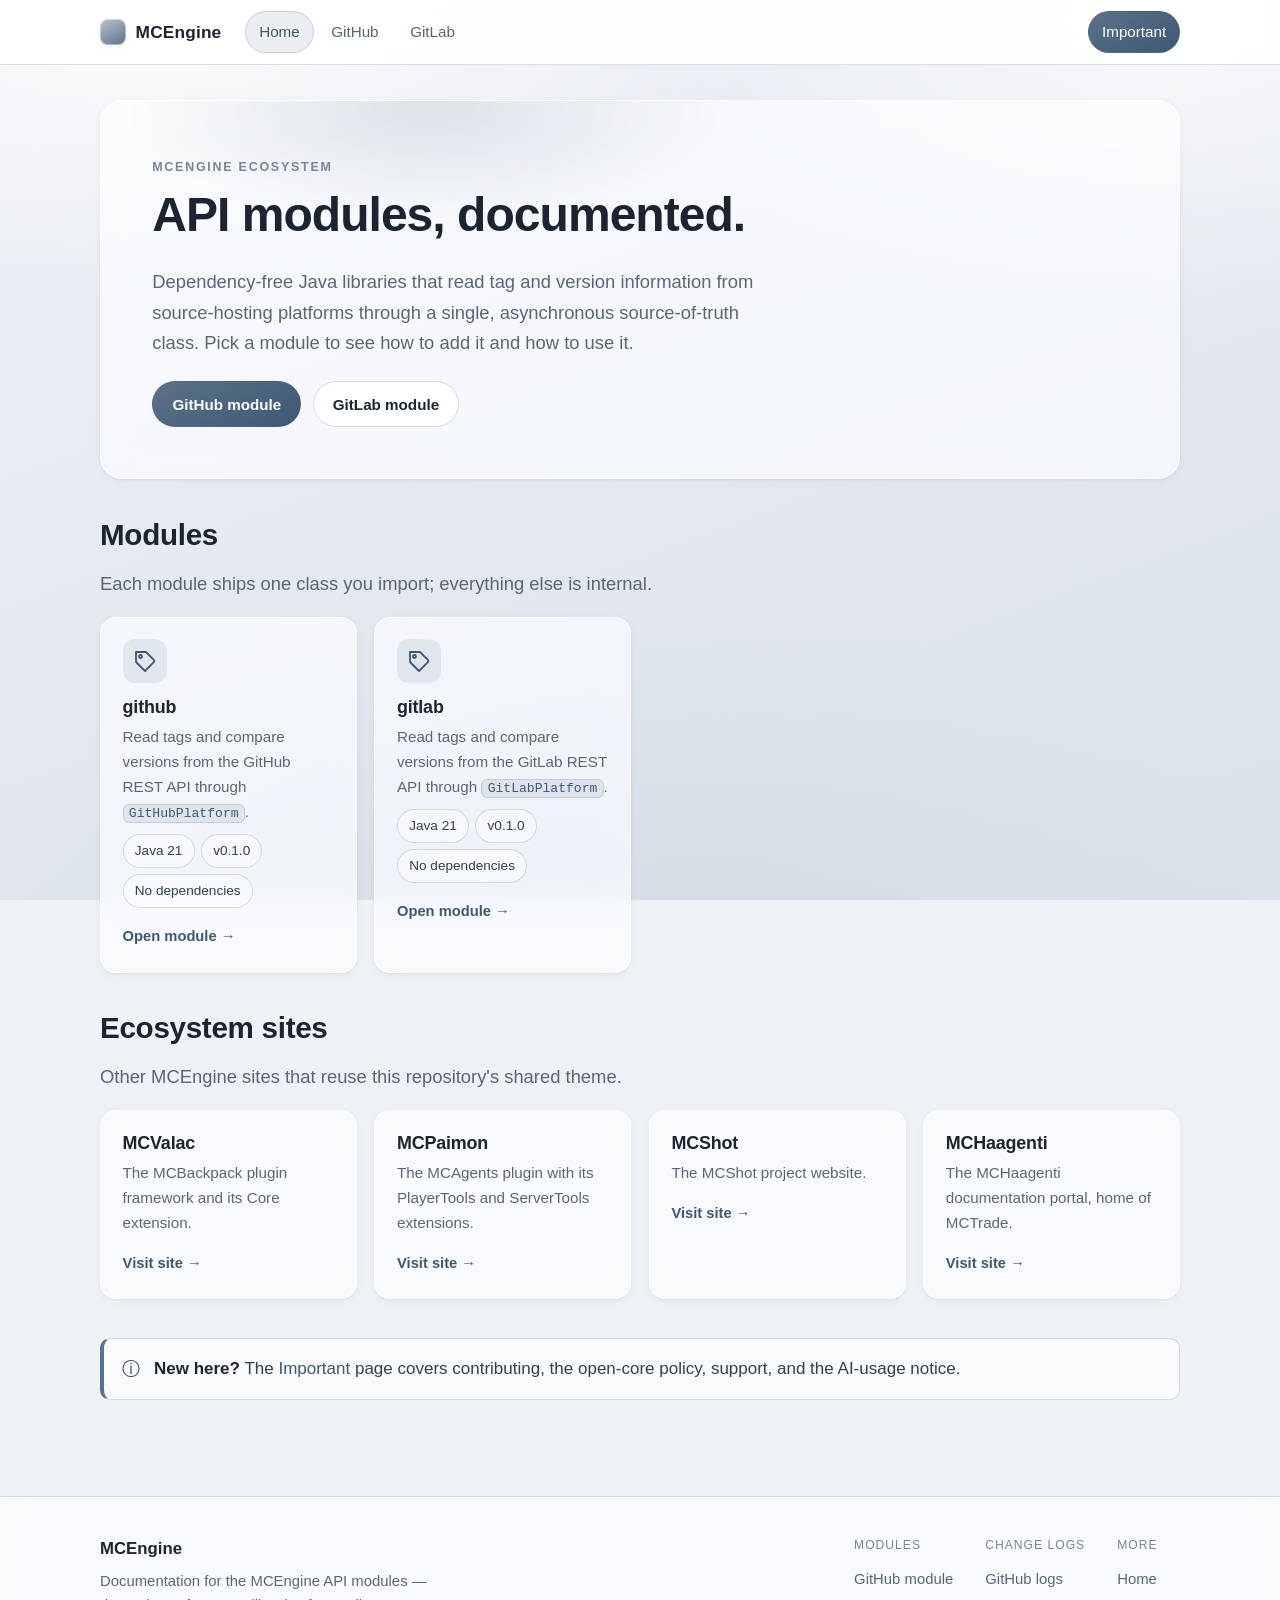
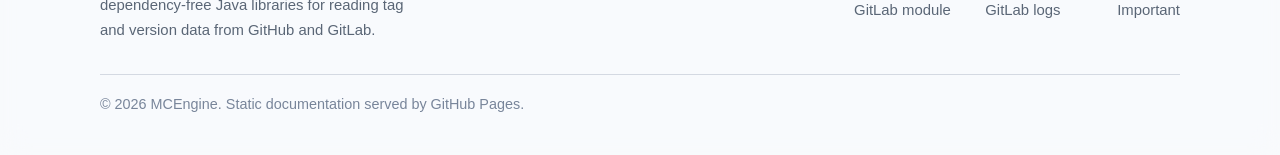
<file: docs/index.html>
<!DOCTYPE html>
<html lang="en">
<head>
  <meta charset="UTF-8">
  <meta name="viewport" content="width=device-width, initial-scale=1.0">
  <title>MCEngine — API modules documentation</title>
  <meta name="description" content="Documentation portal for the MCEngine API modules: dependency-free Java libraries that read tag and version data from GitHub and GitLab.">
  <script>
    window.SITE_ROOT = "";
    window.PAGE_SECTION = "home";
  </script>
  <link rel="stylesheet" href="css/main.css">
  <link rel="stylesheet" href="css/shared/layout.css">
  <link rel="stylesheet" href="css/shared/components.css">
  <link rel="stylesheet" href="css/home/home.css">
  <script src="js/site.js" defer></script>
</head>
<body>
  <div id="site-header"></div>

  <main class="container">
    <section class="hero">
      <span class="eyebrow">MCEngine ecosystem</span>
      <h1>API modules, documented.</h1>
      <p class="lead">Dependency-free Java libraries that read tag and version
        information from source-hosting platforms through a single, asynchronous
        source-of-truth class. Pick a module to see how to add it and how to use it.</p>
      <div class="btn-row" style="margin-top:1.4rem">
        <a class="btn btn--primary" href="github/index.html">GitHub module</a>
        <a class="btn" href="gitlab/index.html">GitLab module</a>
      </div>
    </section>

    <section class="home-section" aria-labelledby="modules-title">
      <div class="home-section__head">
        <h2 id="modules-title" class="section-title">Modules</h2>
        <p class="lead">Each module ships one class you import; everything else is internal.</p>
      </div>
      <div class="card-grid">
        <a class="card" href="github/index.html">
          <span class="card__icon" aria-hidden="true">
            <svg viewBox="0 0 24 24" fill="none" stroke="currentColor" stroke-width="1.8" stroke-linecap="round" stroke-linejoin="round">
              <path d="M20.59 13.41 12 22l-9-9V3h10l7.59 7.59a2 2 0 0 1 0 2.82Z"></path>
              <circle cx="7.5" cy="7.5" r="1.5"></circle>
            </svg>
          </span>
          <h3 class="card__title">github</h3>
          <p class="card__desc">Read tags and compare versions from the GitHub REST API through
            <code>GitHubPlatform</code>.</p>
          <div class="module-meta">
            <span class="chip">Java 21</span>
            <span class="chip">v0.1.0</span>
            <span class="chip">No dependencies</span>
          </div>
          <span class="card__more">Open module &rarr;</span>
        </a>

        <a class="card" href="gitlab/index.html">
          <span class="card__icon" aria-hidden="true">
            <svg viewBox="0 0 24 24" fill="none" stroke="currentColor" stroke-width="1.8" stroke-linecap="round" stroke-linejoin="round">
              <path d="M20.59 13.41 12 22l-9-9V3h10l7.59 7.59a2 2 0 0 1 0 2.82Z"></path>
              <circle cx="7.5" cy="7.5" r="1.5"></circle>
            </svg>
          </span>
          <h3 class="card__title">gitlab</h3>
          <p class="card__desc">Read tags and compare versions from the GitLab REST API through
            <code>GitLabPlatform</code>.</p>
          <div class="module-meta">
            <span class="chip">Java 21</span>
            <span class="chip">v0.1.0</span>
            <span class="chip">No dependencies</span>
          </div>
          <span class="card__more">Open module &rarr;</span>
        </a>
      </div>
    </section>

    <section class="home-section" aria-labelledby="ecosystem-title">
      <div class="home-section__head">
        <h2 id="ecosystem-title" class="section-title">Ecosystem sites</h2>
        <p class="lead">Other MCEngine sites that reuse this repository's shared theme.</p>
      </div>
      <div class="card-grid">
        <a class="card" href="https://mcvalac.github.io/" target="_blank" rel="noopener">
          <h3 class="card__title">MCValac</h3>
          <p class="card__desc">The MCBackpack plugin framework and its Core extension.</p>
          <span class="card__more">Visit site &rarr;</span>
        </a>
        <a class="card" href="https://mcpaimon.github.io/" target="_blank" rel="noopener">
          <h3 class="card__title">MCPaimon</h3>
          <p class="card__desc">The MCAgents plugin with its PlayerTools and ServerTools extensions.</p>
          <span class="card__more">Visit site &rarr;</span>
        </a>
        <a class="card" href="https://mcshot.github.io/" target="_blank" rel="noopener">
          <h3 class="card__title">MCShot</h3>
          <p class="card__desc">The MCShot project website.</p>
          <span class="card__more">Visit site &rarr;</span>
        </a>
        <a class="card" href="https://mchaagenti.github.io/" target="_blank" rel="noopener">
          <h3 class="card__title">MCHaagenti</h3>
          <p class="card__desc">The MCHaagenti documentation portal, home of MCTrade.</p>
          <span class="card__more">Visit site &rarr;</span>
        </a>
      </div>
    </section>

    <section class="home-section">
      <div class="callout callout--info">
        <span class="callout__icon" aria-hidden="true">&#9432;</span>
        <div class="callout__body">
          <p><strong>New here?</strong> The <a href="important/index.html">Important</a> page
            covers contributing, the open-core policy, support, and the AI-usage notice.</p>
        </div>
      </div>
    </section>
  </main>

  <div id="site-footer"></div>
</body>
</html>
</file>
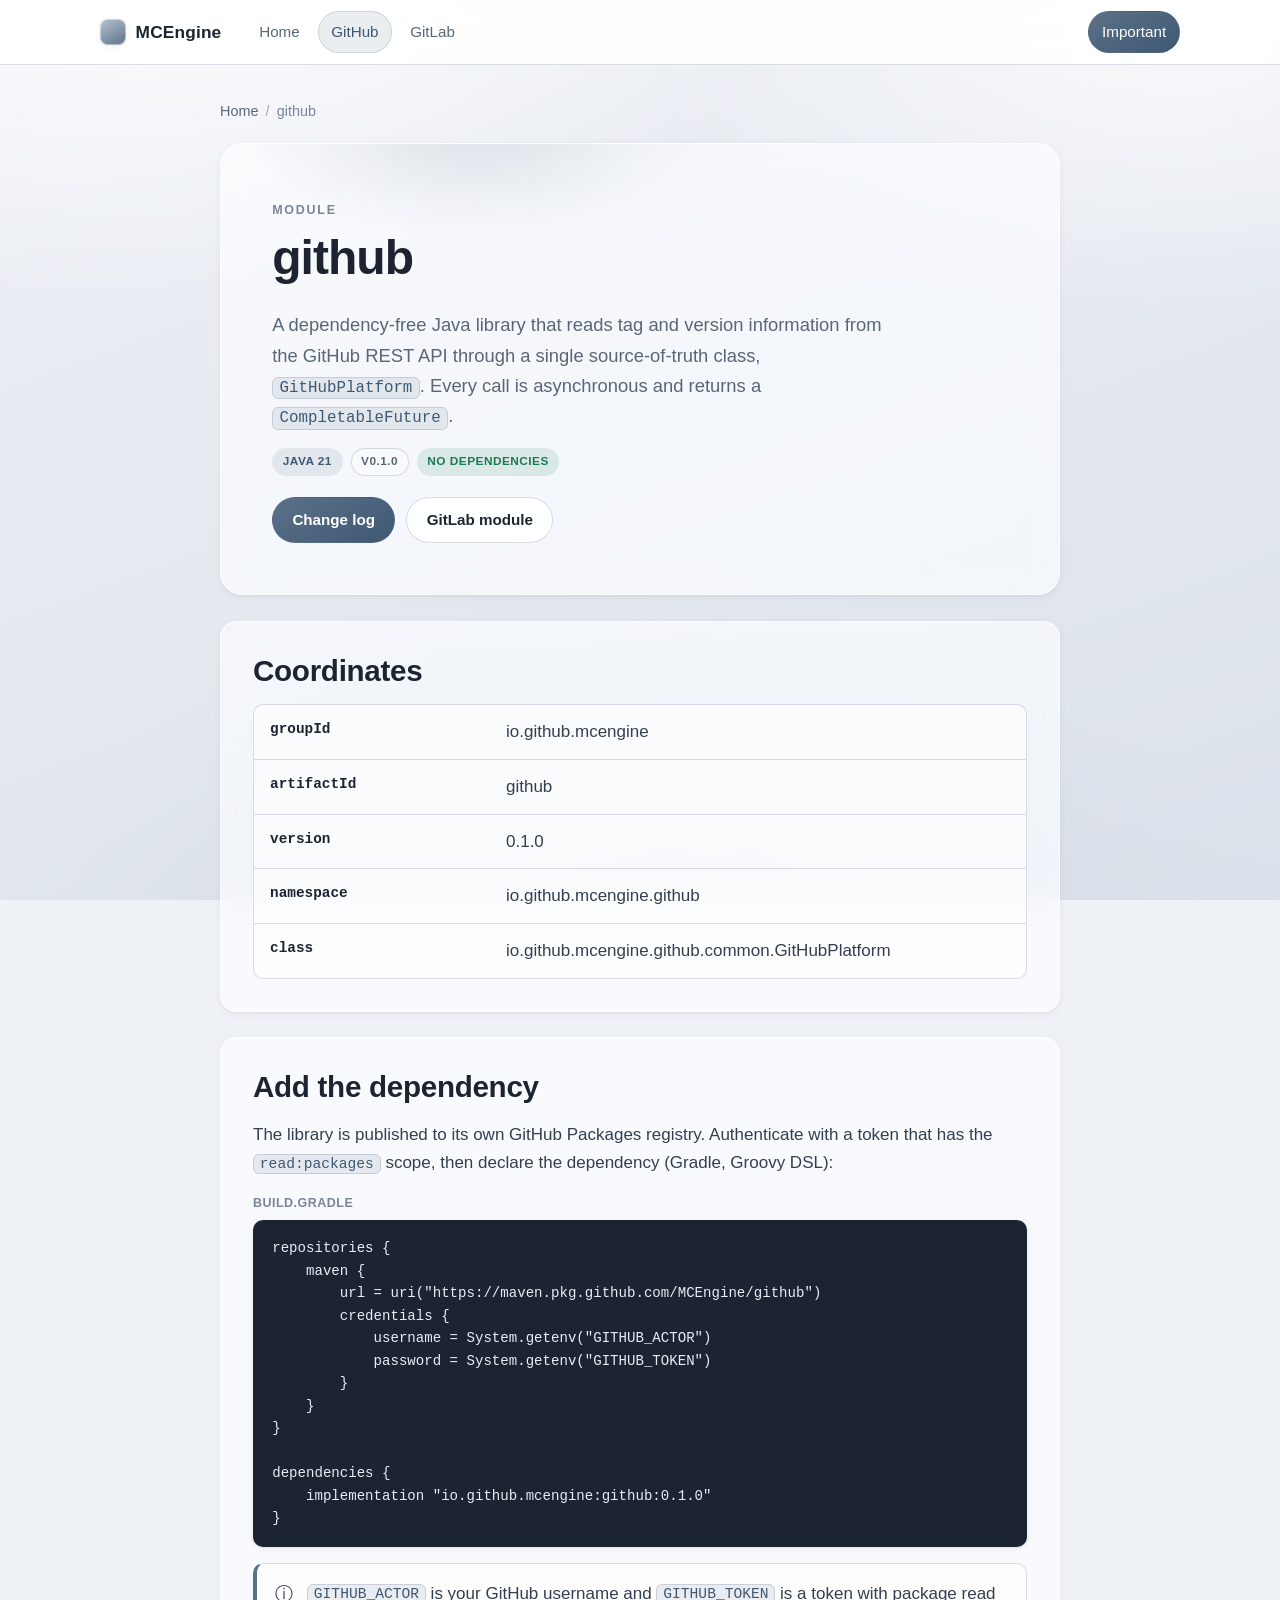
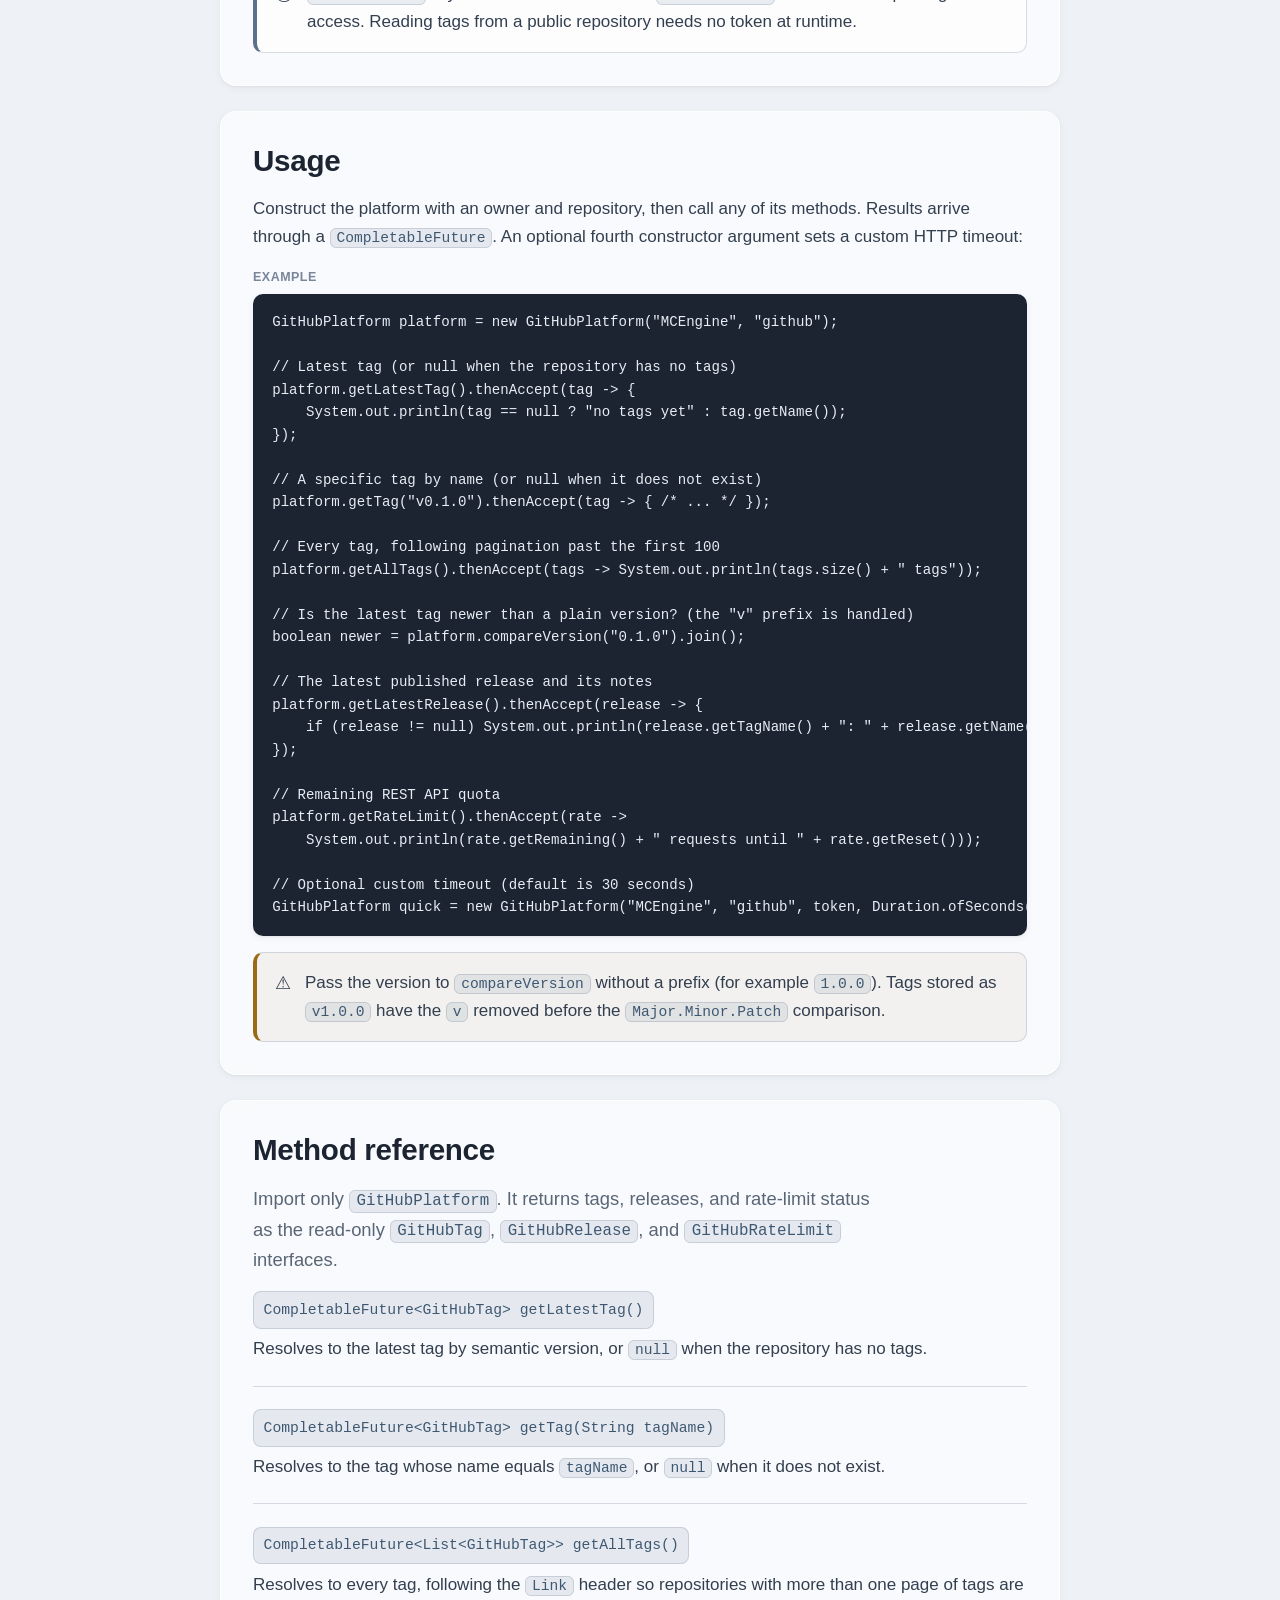
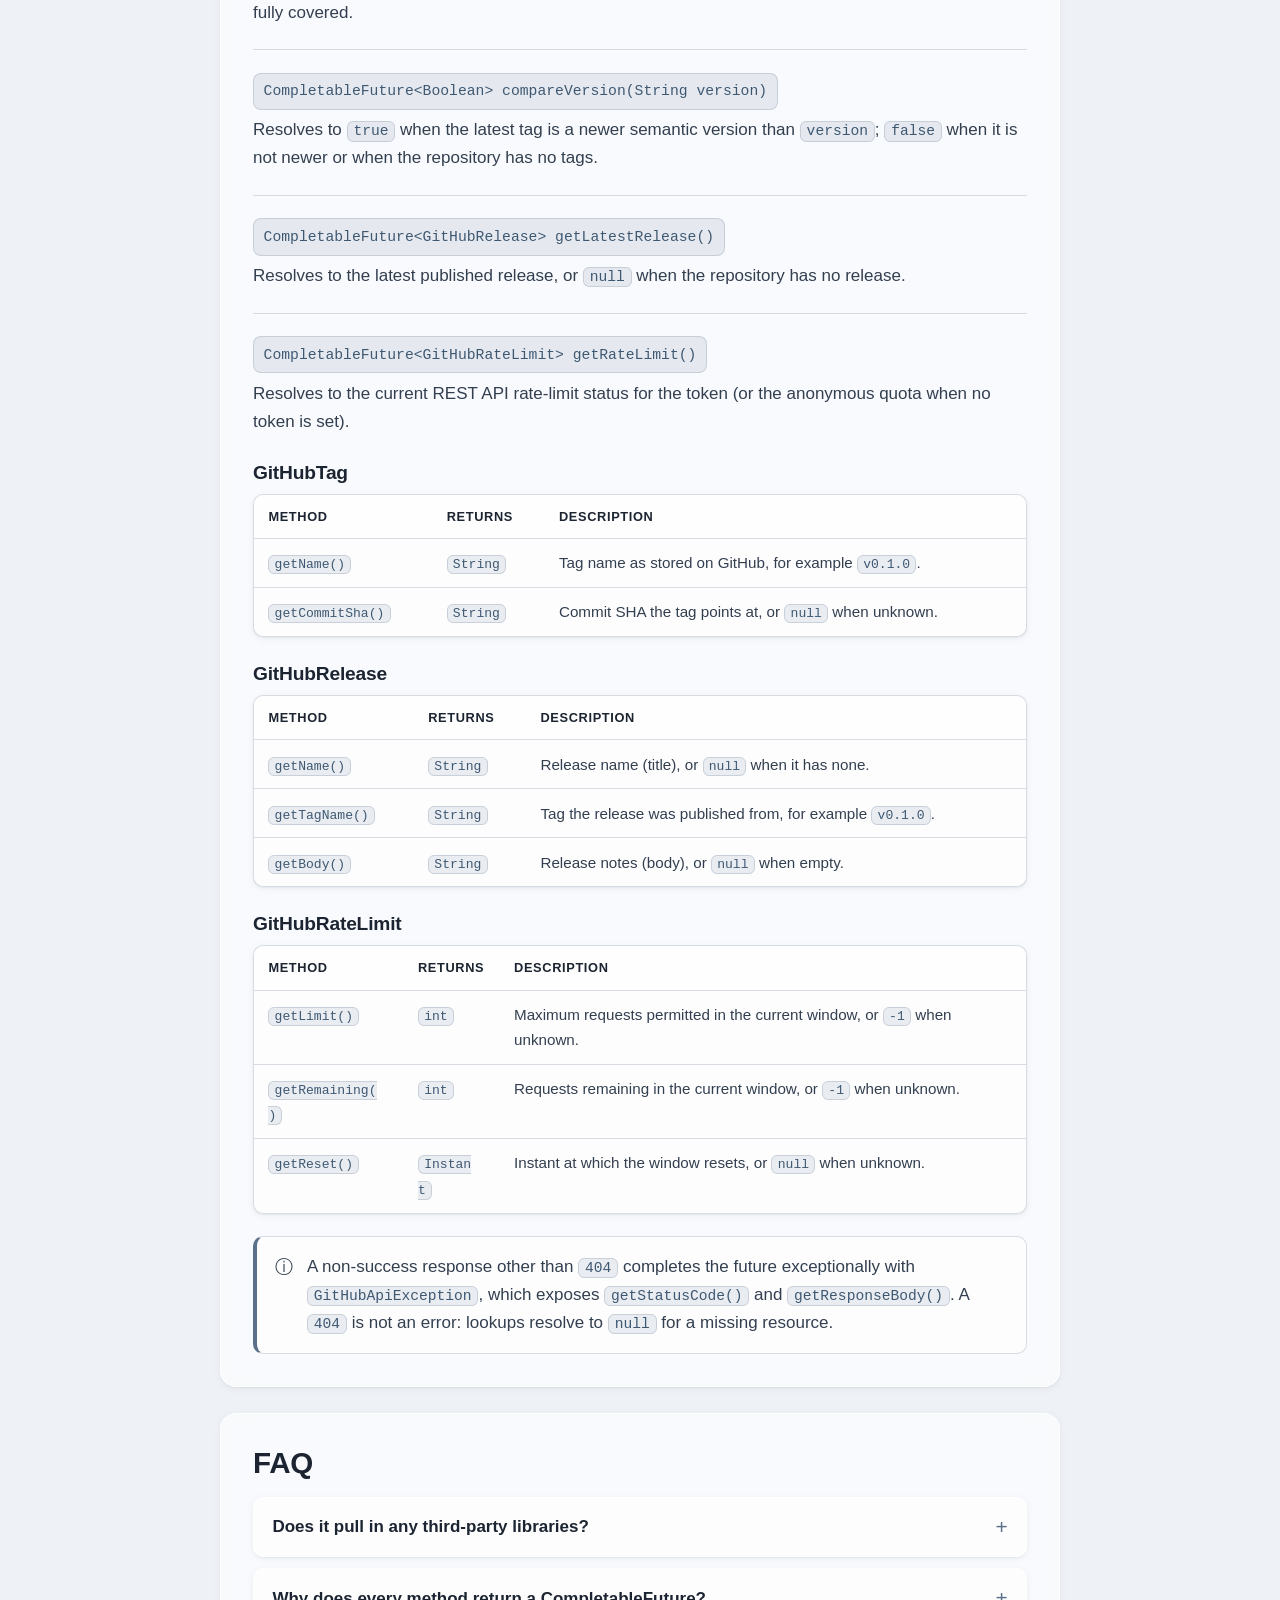
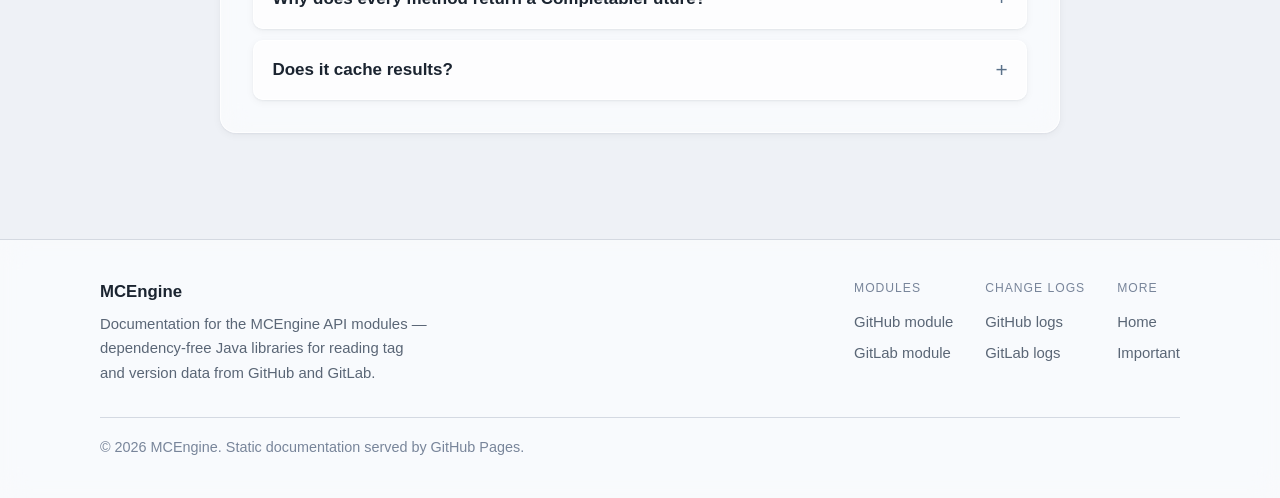
<file: docs/github/index.html>
<!DOCTYPE html>
<html lang="en">
<head>
  <meta charset="UTF-8">
  <meta name="viewport" content="width=device-width, initial-scale=1.0">
  <title>github module — MCEngine</title>
  <meta name="description" content="How to add and use the MCEngine github module: read tags and compare versions from the GitHub REST API through the GitHubPlatform class.">
  <script>
    window.SITE_ROOT = "../";
    window.PAGE_SECTION = "github";
  </script>
  <link rel="stylesheet" href="../css/main.css">
  <link rel="stylesheet" href="../css/shared/layout.css">
  <link rel="stylesheet" href="../css/shared/components.css">
  <link rel="stylesheet" href="../css/repo/repo.css">
  <script src="../js/site.js" defer></script>
</head>
<body>
  <div id="site-header"></div>

  <main class="container narrow">
    <nav class="breadcrumbs" aria-label="Breadcrumb">
      <a href="../index.html">Home</a>
      <span class="sep" aria-hidden="true">/</span>
      <span aria-current="page">github</span>
    </nav>

    <section class="hero">
      <span class="eyebrow">Module</span>
      <h1>github</h1>
      <p class="lead">A dependency-free Java library that reads tag and version
        information from the GitHub REST API through a single source-of-truth
        class, <code>GitHubPlatform</code>. Every call is asynchronous and returns
        a <code>CompletableFuture</code>.</p>
      <div class="repo-hero__meta">
        <span class="badge badge--accent">Java 21</span>
        <span class="badge">v0.1.0</span>
        <span class="badge badge--ok">No dependencies</span>
      </div>
      <div class="btn-row" style="margin-top:1.3rem">
        <a class="btn btn--primary" href="logs/index.html">Change log</a>
        <a class="btn" href="../gitlab/index.html">GitLab module</a>
      </div>
    </section>

    <section class="panel">
      <h2 class="section-title">Coordinates</h2>
      <div class="deflist">
        <div class="deflist__row"><div class="deflist__term">groupId</div><div>io.github.mcengine</div></div>
        <div class="deflist__row"><div class="deflist__term">artifactId</div><div>github</div></div>
        <div class="deflist__row"><div class="deflist__term">version</div><div>0.1.0</div></div>
        <div class="deflist__row"><div class="deflist__term">namespace</div><div>io.github.mcengine.github</div></div>
        <div class="deflist__row"><div class="deflist__term">class</div><div>io.github.mcengine.github.common.GitHubPlatform</div></div>
      </div>
    </section>

    <section class="panel">
      <h2 class="section-title">Add the dependency</h2>
      <p>The library is published to its own GitHub Packages registry. Authenticate
        with a token that has the <code>read:packages</code> scope, then declare the
        dependency (Gradle, Groovy DSL):</p>
      <span class="code-label">build.gradle</span>
<pre><code>repositories {
    maven {
        url = uri("https://maven.pkg.github.com/MCEngine/github")
        credentials {
            username = System.getenv("GITHUB_ACTOR")
            password = System.getenv("GITHUB_TOKEN")
        }
    }
}

dependencies {
    implementation "io.github.mcengine:github:0.1.0"
}</code></pre>
      <div class="callout callout--info">
        <span class="callout__icon" aria-hidden="true">&#9432;</span>
        <div class="callout__body">
          <p><code>GITHUB_ACTOR</code> is your GitHub username and
            <code>GITHUB_TOKEN</code> is a token with package read access. Reading tags
            from a public repository needs no token at runtime.</p>
        </div>
      </div>
    </section>

    <section class="panel">
      <h2 class="section-title">Usage</h2>
      <p>Construct the platform with an owner and repository, then call any of its
        methods. Results arrive through a <code>CompletableFuture</code>. An
        optional fourth constructor argument sets a custom HTTP timeout:</p>
      <span class="code-label">Example</span>
<pre><code>GitHubPlatform platform = new GitHubPlatform("MCEngine", "github");

// Latest tag (or null when the repository has no tags)
platform.getLatestTag().thenAccept(tag -&gt; {
    System.out.println(tag == null ? "no tags yet" : tag.getName());
});

// A specific tag by name (or null when it does not exist)
platform.getTag("v0.1.0").thenAccept(tag -&gt; { /* ... */ });

// Every tag, following pagination past the first 100
platform.getAllTags().thenAccept(tags -&gt; System.out.println(tags.size() + " tags"));

// Is the latest tag newer than a plain version? (the "v" prefix is handled)
boolean newer = platform.compareVersion("0.1.0").join();

// The latest published release and its notes
platform.getLatestRelease().thenAccept(release -&gt; {
    if (release != null) System.out.println(release.getTagName() + ": " + release.getName());
});

// Remaining REST API quota
platform.getRateLimit().thenAccept(rate -&gt;
    System.out.println(rate.getRemaining() + " requests until " + rate.getReset()));

// Optional custom timeout (default is 30 seconds)
GitHubPlatform quick = new GitHubPlatform("MCEngine", "github", token, Duration.ofSeconds(10));</code></pre>
      <div class="callout callout--warn">
        <span class="callout__icon" aria-hidden="true">&#9888;</span>
        <div class="callout__body">
          <p>Pass the version to <code>compareVersion</code> without a prefix (for
            example <code>1.0.0</code>). Tags stored as <code>v1.0.0</code> have the
            <code>v</code> removed before the <code>Major.Minor.Patch</code> comparison.</p>
        </div>
      </div>
    </section>

    <section class="panel">
      <h2 class="section-title">Method reference</h2>
      <p class="lead">Import only <code>GitHubPlatform</code>. It returns tags,
        releases, and rate-limit status as the read-only <code>GitHubTag</code>,
        <code>GitHubRelease</code>, and <code>GitHubRateLimit</code> interfaces.</p>

      <div class="method">
        <span class="sig">CompletableFuture&lt;GitHubTag&gt; getLatestTag()</span>
        <p class="method__desc">Resolves to the latest tag by semantic version, or
          <code>null</code> when the repository has no tags.</p>
      </div>

      <div class="method">
        <span class="sig">CompletableFuture&lt;GitHubTag&gt; getTag(String tagName)</span>
        <p class="method__desc">Resolves to the tag whose name equals
          <code>tagName</code>, or <code>null</code> when it does not exist.</p>
      </div>

      <div class="method">
        <span class="sig">CompletableFuture&lt;List&lt;GitHubTag&gt;&gt; getAllTags()</span>
        <p class="method__desc">Resolves to every tag, following the
          <code>Link</code> header so repositories with more than one page of tags
          are fully covered.</p>
      </div>

      <div class="method">
        <span class="sig">CompletableFuture&lt;Boolean&gt; compareVersion(String version)</span>
        <p class="method__desc">Resolves to <code>true</code> when the latest tag is a
          newer semantic version than <code>version</code>; <code>false</code> when it is
          not newer or when the repository has no tags.</p>
      </div>

      <div class="method">
        <span class="sig">CompletableFuture&lt;GitHubRelease&gt; getLatestRelease()</span>
        <p class="method__desc">Resolves to the latest published release, or
          <code>null</code> when the repository has no release.</p>
      </div>

      <div class="method">
        <span class="sig">CompletableFuture&lt;GitHubRateLimit&gt; getRateLimit()</span>
        <p class="method__desc">Resolves to the current REST API rate-limit status
          for the token (or the anonymous quota when no token is set).</p>
      </div>

      <h3 style="margin-top:1.6rem">GitHubTag</h3>
      <div class="table-wrap">
        <table>
          <thead><tr><th>Method</th><th>Returns</th><th>Description</th></tr></thead>
          <tbody>
            <tr><td><code>getName()</code></td><td><code>String</code></td><td>Tag name as stored on GitHub, for example <code>v0.1.0</code>.</td></tr>
            <tr><td><code>getCommitSha()</code></td><td><code>String</code></td><td>Commit SHA the tag points at, or <code>null</code> when unknown.</td></tr>
          </tbody>
        </table>
      </div>

      <h3 style="margin-top:1.6rem">GitHubRelease</h3>
      <div class="table-wrap">
        <table>
          <thead><tr><th>Method</th><th>Returns</th><th>Description</th></tr></thead>
          <tbody>
            <tr><td><code>getName()</code></td><td><code>String</code></td><td>Release name (title), or <code>null</code> when it has none.</td></tr>
            <tr><td><code>getTagName()</code></td><td><code>String</code></td><td>Tag the release was published from, for example <code>v0.1.0</code>.</td></tr>
            <tr><td><code>getBody()</code></td><td><code>String</code></td><td>Release notes (body), or <code>null</code> when empty.</td></tr>
          </tbody>
        </table>
      </div>

      <h3 style="margin-top:1.6rem">GitHubRateLimit</h3>
      <div class="table-wrap">
        <table>
          <thead><tr><th>Method</th><th>Returns</th><th>Description</th></tr></thead>
          <tbody>
            <tr><td><code>getLimit()</code></td><td><code>int</code></td><td>Maximum requests permitted in the current window, or <code>-1</code> when unknown.</td></tr>
            <tr><td><code>getRemaining()</code></td><td><code>int</code></td><td>Requests remaining in the current window, or <code>-1</code> when unknown.</td></tr>
            <tr><td><code>getReset()</code></td><td><code>Instant</code></td><td>Instant at which the window resets, or <code>null</code> when unknown.</td></tr>
          </tbody>
        </table>
      </div>

      <div class="callout callout--info" style="margin-top:1.4rem">
        <span class="callout__icon" aria-hidden="true">&#9432;</span>
        <div class="callout__body">
          <p>A non-success response other than <code>404</code> completes the future
            exceptionally with <code>GitHubApiException</code>, which exposes
            <code>getStatusCode()</code> and <code>getResponseBody()</code>. A
            <code>404</code> is not an error: lookups resolve to <code>null</code> for a
            missing resource.</p>
        </div>
      </div>
    </section>

    <section class="panel">
      <h2 class="section-title">FAQ</h2>
      <div class="accordion">
        <details class="acc">
          <summary>Does it pull in any third-party libraries?</summary>
          <div class="acc__body">
            <p>No. The module uses only the Java Platform — the built-in HTTP client
              and <code>CompletableFuture</code> — so it adds no transitive dependencies.</p>
          </div>
        </details>
        <details class="acc">
          <summary>Why does every method return a CompletableFuture?</summary>
          <div class="acc__body">
            <p>Each call waits for data from the GitHub REST API. Returning a future
              keeps the call non-blocking so you can compose it with the rest of your
              asynchronous code.</p>
          </div>
        </details>
        <details class="acc">
          <summary>Does it cache results?</summary>
          <div class="acc__body">
            <p>No. The class holds only the connection details you pass in; every call
              fetches fresh data and returns it.</p>
          </div>
        </details>
      </div>
    </section>
  </main>

  <div id="site-footer"></div>
</body>
</html>
</file>
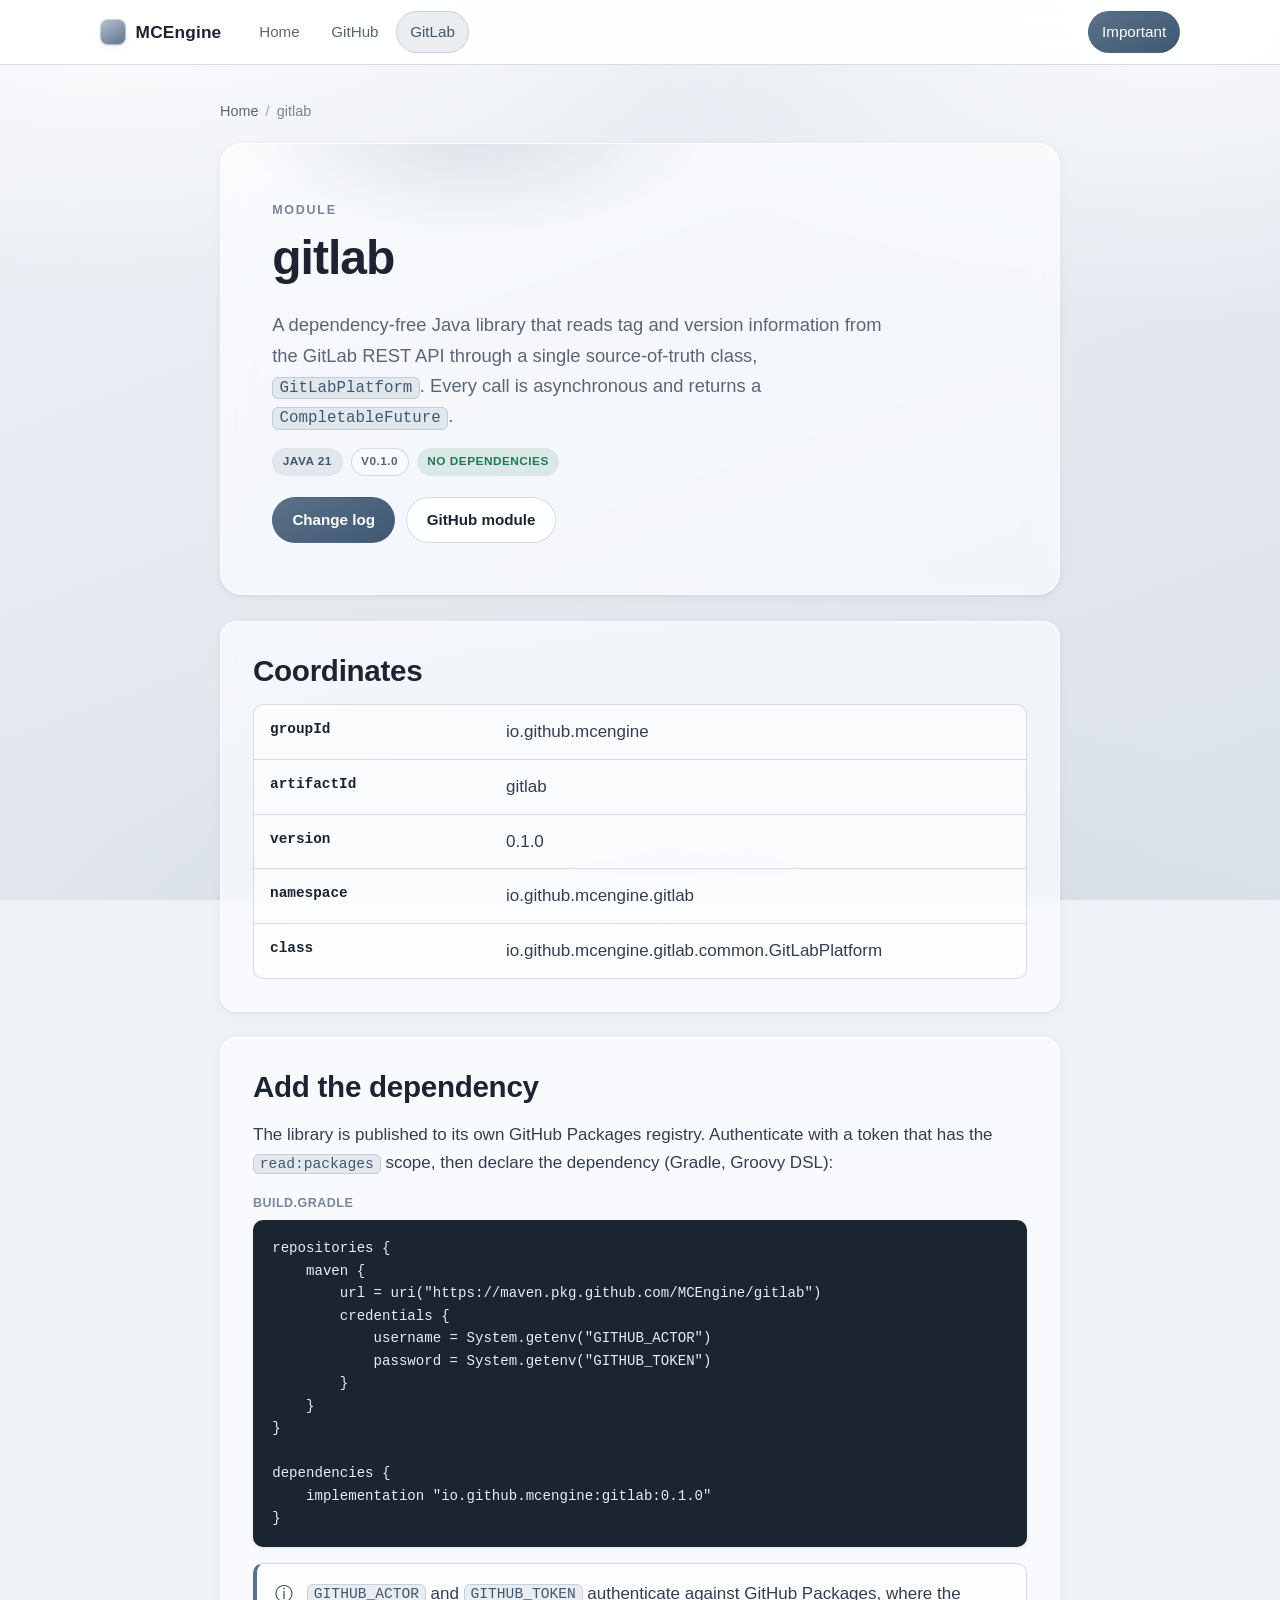
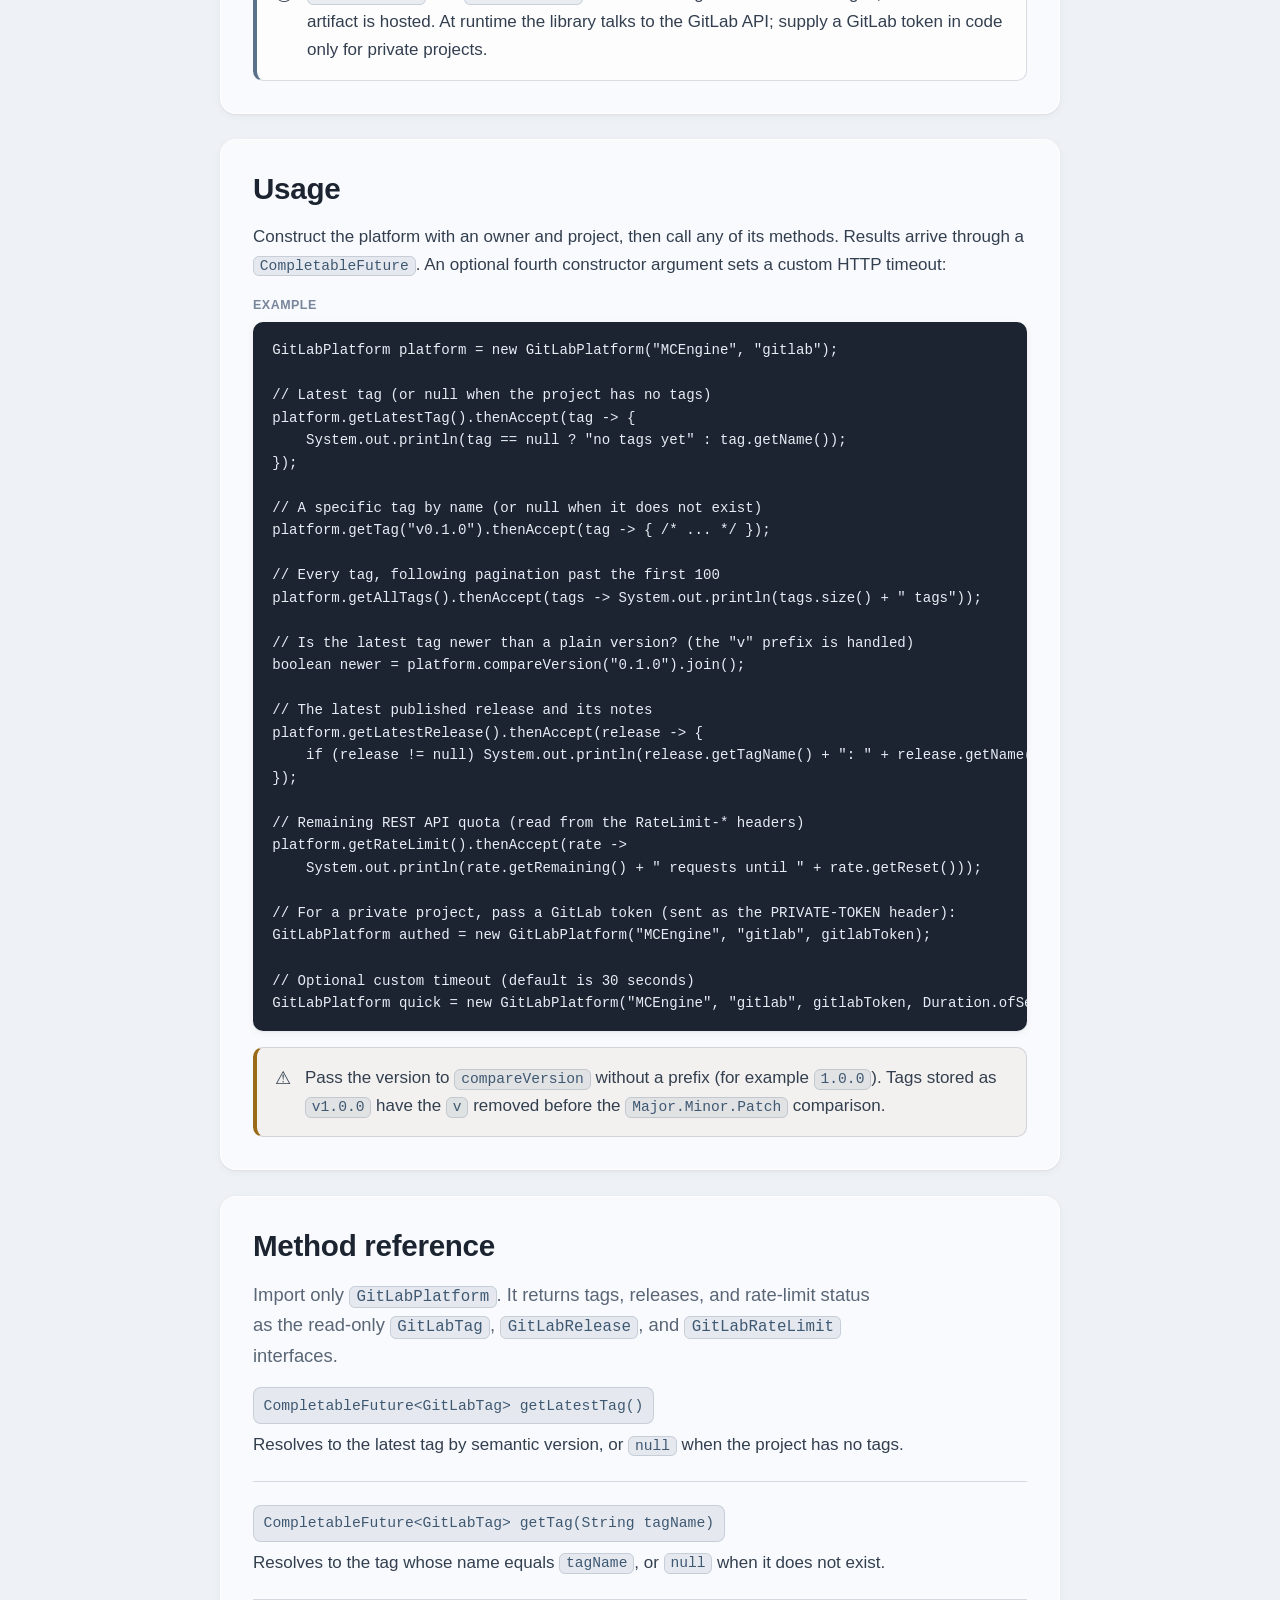
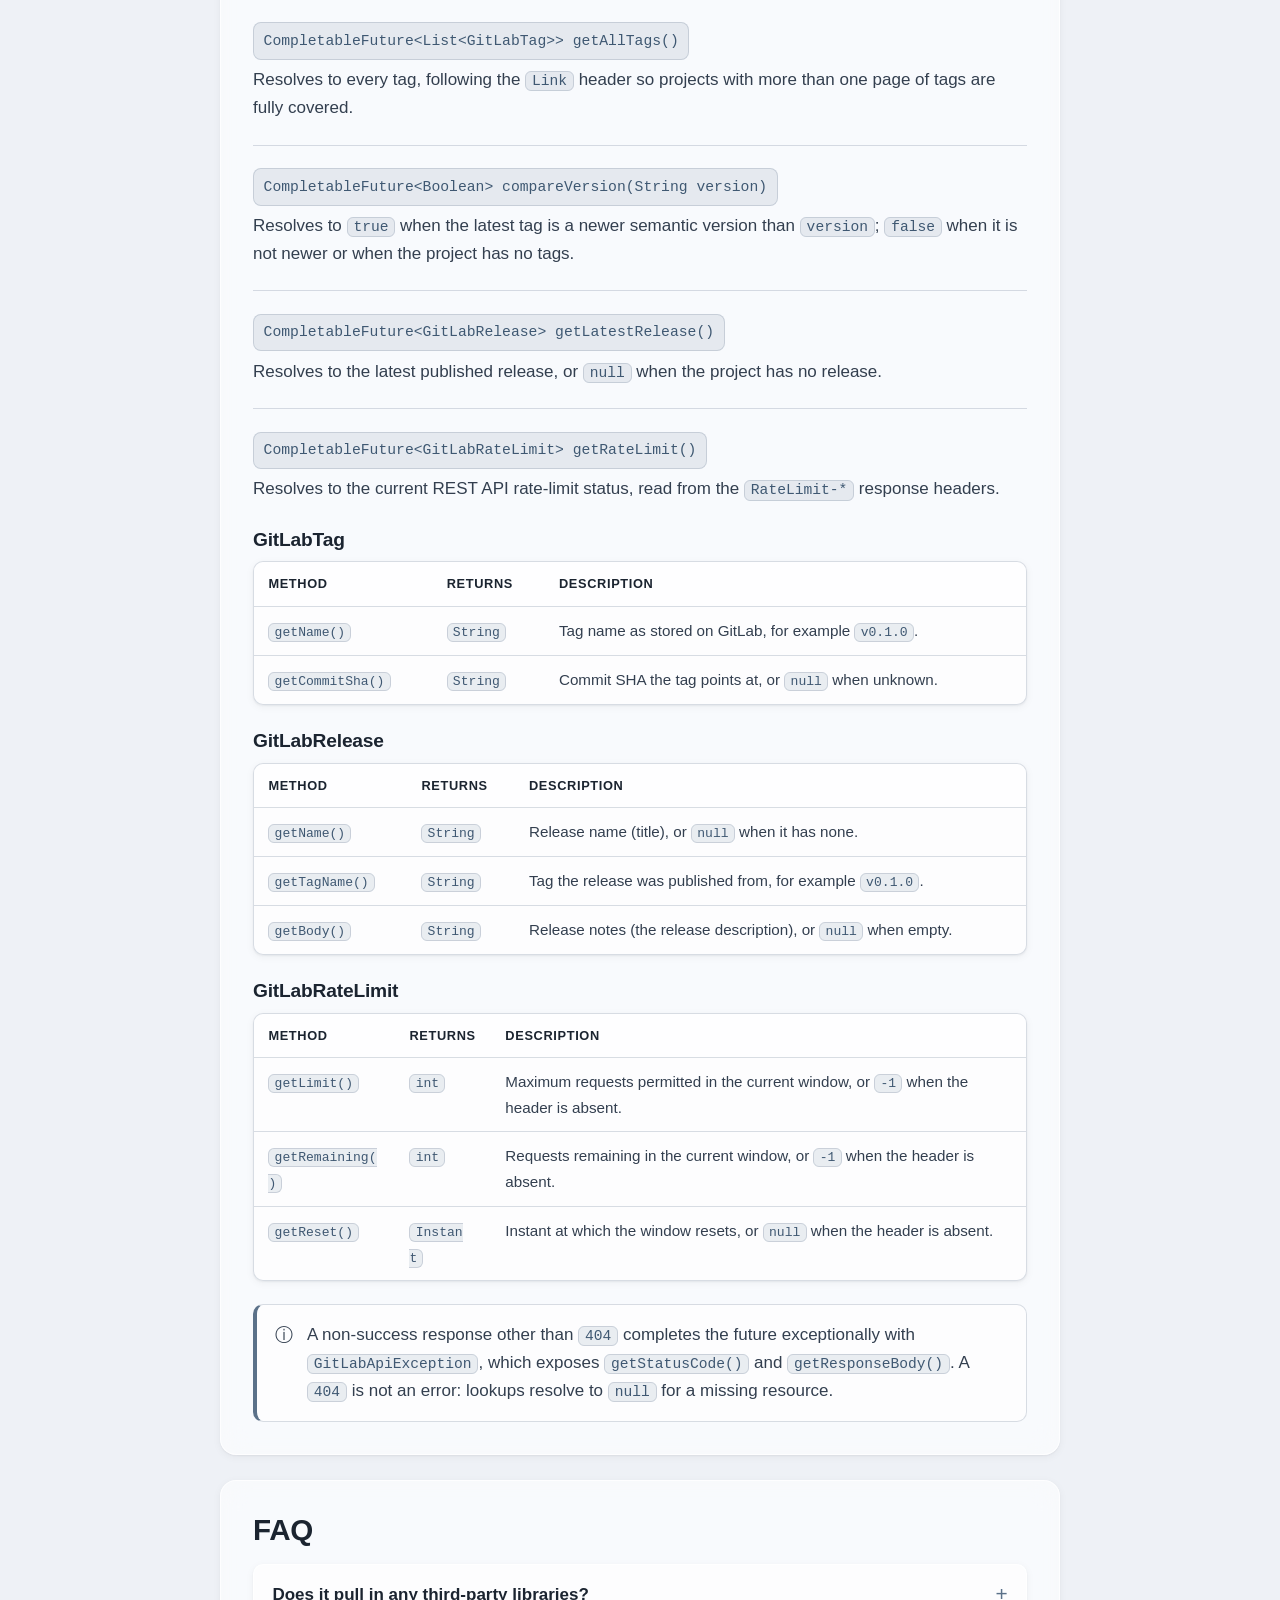
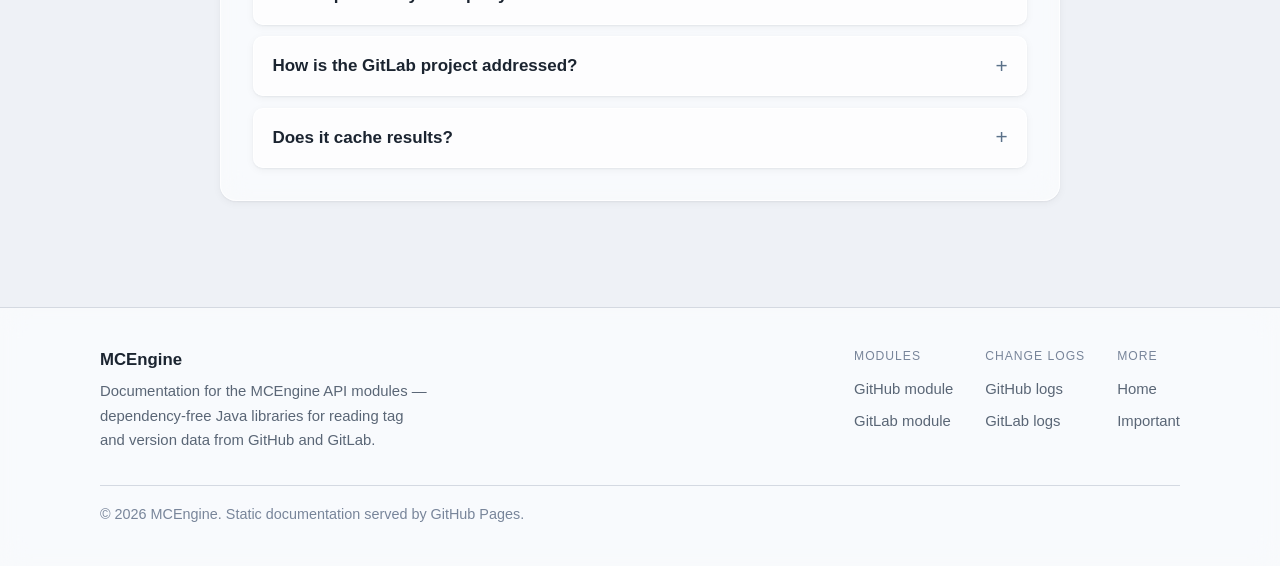
<file: docs/gitlab/index.html>
<!DOCTYPE html>
<html lang="en">
<head>
  <meta charset="UTF-8">
  <meta name="viewport" content="width=device-width, initial-scale=1.0">
  <title>gitlab module — MCEngine</title>
  <meta name="description" content="How to add and use the MCEngine gitlab module: read tags and compare versions from the GitLab REST API through the GitLabPlatform class.">
  <script>
    window.SITE_ROOT = "../";
    window.PAGE_SECTION = "gitlab";
  </script>
  <link rel="stylesheet" href="../css/main.css">
  <link rel="stylesheet" href="../css/shared/layout.css">
  <link rel="stylesheet" href="../css/shared/components.css">
  <link rel="stylesheet" href="../css/repo/repo.css">
  <script src="../js/site.js" defer></script>
</head>
<body>
  <div id="site-header"></div>

  <main class="container narrow">
    <nav class="breadcrumbs" aria-label="Breadcrumb">
      <a href="../index.html">Home</a>
      <span class="sep" aria-hidden="true">/</span>
      <span aria-current="page">gitlab</span>
    </nav>

    <section class="hero">
      <span class="eyebrow">Module</span>
      <h1>gitlab</h1>
      <p class="lead">A dependency-free Java library that reads tag and version
        information from the GitLab REST API through a single source-of-truth
        class, <code>GitLabPlatform</code>. Every call is asynchronous and returns
        a <code>CompletableFuture</code>.</p>
      <div class="repo-hero__meta">
        <span class="badge badge--accent">Java 21</span>
        <span class="badge">v0.1.0</span>
        <span class="badge badge--ok">No dependencies</span>
      </div>
      <div class="btn-row" style="margin-top:1.3rem">
        <a class="btn btn--primary" href="logs/index.html">Change log</a>
        <a class="btn" href="../github/index.html">GitHub module</a>
      </div>
    </section>

    <section class="panel">
      <h2 class="section-title">Coordinates</h2>
      <div class="deflist">
        <div class="deflist__row"><div class="deflist__term">groupId</div><div>io.github.mcengine</div></div>
        <div class="deflist__row"><div class="deflist__term">artifactId</div><div>gitlab</div></div>
        <div class="deflist__row"><div class="deflist__term">version</div><div>0.1.0</div></div>
        <div class="deflist__row"><div class="deflist__term">namespace</div><div>io.github.mcengine.gitlab</div></div>
        <div class="deflist__row"><div class="deflist__term">class</div><div>io.github.mcengine.gitlab.common.GitLabPlatform</div></div>
      </div>
    </section>

    <section class="panel">
      <h2 class="section-title">Add the dependency</h2>
      <p>The library is published to its own GitHub Packages registry. Authenticate
        with a token that has the <code>read:packages</code> scope, then declare the
        dependency (Gradle, Groovy DSL):</p>
      <span class="code-label">build.gradle</span>
<pre><code>repositories {
    maven {
        url = uri("https://maven.pkg.github.com/MCEngine/gitlab")
        credentials {
            username = System.getenv("GITHUB_ACTOR")
            password = System.getenv("GITHUB_TOKEN")
        }
    }
}

dependencies {
    implementation "io.github.mcengine:gitlab:0.1.0"
}</code></pre>
      <div class="callout callout--info">
        <span class="callout__icon" aria-hidden="true">&#9432;</span>
        <div class="callout__body">
          <p><code>GITHUB_ACTOR</code> and <code>GITHUB_TOKEN</code> authenticate against
            GitHub Packages, where the artifact is hosted. At runtime the library talks
            to the GitLab API; supply a GitLab token in code only for private projects.</p>
        </div>
      </div>
    </section>

    <section class="panel">
      <h2 class="section-title">Usage</h2>
      <p>Construct the platform with an owner and project, then call any of its
        methods. Results arrive through a <code>CompletableFuture</code>. An
        optional fourth constructor argument sets a custom HTTP timeout:</p>
      <span class="code-label">Example</span>
<pre><code>GitLabPlatform platform = new GitLabPlatform("MCEngine", "gitlab");

// Latest tag (or null when the project has no tags)
platform.getLatestTag().thenAccept(tag -&gt; {
    System.out.println(tag == null ? "no tags yet" : tag.getName());
});

// A specific tag by name (or null when it does not exist)
platform.getTag("v0.1.0").thenAccept(tag -&gt; { /* ... */ });

// Every tag, following pagination past the first 100
platform.getAllTags().thenAccept(tags -&gt; System.out.println(tags.size() + " tags"));

// Is the latest tag newer than a plain version? (the "v" prefix is handled)
boolean newer = platform.compareVersion("0.1.0").join();

// The latest published release and its notes
platform.getLatestRelease().thenAccept(release -&gt; {
    if (release != null) System.out.println(release.getTagName() + ": " + release.getName());
});

// Remaining REST API quota (read from the RateLimit-* headers)
platform.getRateLimit().thenAccept(rate -&gt;
    System.out.println(rate.getRemaining() + " requests until " + rate.getReset()));

// For a private project, pass a GitLab token (sent as the PRIVATE-TOKEN header):
GitLabPlatform authed = new GitLabPlatform("MCEngine", "gitlab", gitlabToken);

// Optional custom timeout (default is 30 seconds)
GitLabPlatform quick = new GitLabPlatform("MCEngine", "gitlab", gitlabToken, Duration.ofSeconds(10));</code></pre>
      <div class="callout callout--warn">
        <span class="callout__icon" aria-hidden="true">&#9888;</span>
        <div class="callout__body">
          <p>Pass the version to <code>compareVersion</code> without a prefix (for
            example <code>1.0.0</code>). Tags stored as <code>v1.0.0</code> have the
            <code>v</code> removed before the <code>Major.Minor.Patch</code> comparison.</p>
        </div>
      </div>
    </section>

    <section class="panel">
      <h2 class="section-title">Method reference</h2>
      <p class="lead">Import only <code>GitLabPlatform</code>. It returns tags,
        releases, and rate-limit status as the read-only <code>GitLabTag</code>,
        <code>GitLabRelease</code>, and <code>GitLabRateLimit</code> interfaces.</p>

      <div class="method">
        <span class="sig">CompletableFuture&lt;GitLabTag&gt; getLatestTag()</span>
        <p class="method__desc">Resolves to the latest tag by semantic version, or
          <code>null</code> when the project has no tags.</p>
      </div>

      <div class="method">
        <span class="sig">CompletableFuture&lt;GitLabTag&gt; getTag(String tagName)</span>
        <p class="method__desc">Resolves to the tag whose name equals
          <code>tagName</code>, or <code>null</code> when it does not exist.</p>
      </div>

      <div class="method">
        <span class="sig">CompletableFuture&lt;List&lt;GitLabTag&gt;&gt; getAllTags()</span>
        <p class="method__desc">Resolves to every tag, following the
          <code>Link</code> header so projects with more than one page of tags are
          fully covered.</p>
      </div>

      <div class="method">
        <span class="sig">CompletableFuture&lt;Boolean&gt; compareVersion(String version)</span>
        <p class="method__desc">Resolves to <code>true</code> when the latest tag is a
          newer semantic version than <code>version</code>; <code>false</code> when it is
          not newer or when the project has no tags.</p>
      </div>

      <div class="method">
        <span class="sig">CompletableFuture&lt;GitLabRelease&gt; getLatestRelease()</span>
        <p class="method__desc">Resolves to the latest published release, or
          <code>null</code> when the project has no release.</p>
      </div>

      <div class="method">
        <span class="sig">CompletableFuture&lt;GitLabRateLimit&gt; getRateLimit()</span>
        <p class="method__desc">Resolves to the current REST API rate-limit status,
          read from the <code>RateLimit-*</code> response headers.</p>
      </div>

      <h3 style="margin-top:1.6rem">GitLabTag</h3>
      <div class="table-wrap">
        <table>
          <thead><tr><th>Method</th><th>Returns</th><th>Description</th></tr></thead>
          <tbody>
            <tr><td><code>getName()</code></td><td><code>String</code></td><td>Tag name as stored on GitLab, for example <code>v0.1.0</code>.</td></tr>
            <tr><td><code>getCommitSha()</code></td><td><code>String</code></td><td>Commit SHA the tag points at, or <code>null</code> when unknown.</td></tr>
          </tbody>
        </table>
      </div>

      <h3 style="margin-top:1.6rem">GitLabRelease</h3>
      <div class="table-wrap">
        <table>
          <thead><tr><th>Method</th><th>Returns</th><th>Description</th></tr></thead>
          <tbody>
            <tr><td><code>getName()</code></td><td><code>String</code></td><td>Release name (title), or <code>null</code> when it has none.</td></tr>
            <tr><td><code>getTagName()</code></td><td><code>String</code></td><td>Tag the release was published from, for example <code>v0.1.0</code>.</td></tr>
            <tr><td><code>getBody()</code></td><td><code>String</code></td><td>Release notes (the release description), or <code>null</code> when empty.</td></tr>
          </tbody>
        </table>
      </div>

      <h3 style="margin-top:1.6rem">GitLabRateLimit</h3>
      <div class="table-wrap">
        <table>
          <thead><tr><th>Method</th><th>Returns</th><th>Description</th></tr></thead>
          <tbody>
            <tr><td><code>getLimit()</code></td><td><code>int</code></td><td>Maximum requests permitted in the current window, or <code>-1</code> when the header is absent.</td></tr>
            <tr><td><code>getRemaining()</code></td><td><code>int</code></td><td>Requests remaining in the current window, or <code>-1</code> when the header is absent.</td></tr>
            <tr><td><code>getReset()</code></td><td><code>Instant</code></td><td>Instant at which the window resets, or <code>null</code> when the header is absent.</td></tr>
          </tbody>
        </table>
      </div>

      <div class="callout callout--info" style="margin-top:1.4rem">
        <span class="callout__icon" aria-hidden="true">&#9432;</span>
        <div class="callout__body">
          <p>A non-success response other than <code>404</code> completes the future
            exceptionally with <code>GitLabApiException</code>, which exposes
            <code>getStatusCode()</code> and <code>getResponseBody()</code>. A
            <code>404</code> is not an error: lookups resolve to <code>null</code> for a
            missing resource.</p>
        </div>
      </div>
    </section>

    <section class="panel">
      <h2 class="section-title">FAQ</h2>
      <div class="accordion">
        <details class="acc">
          <summary>Does it pull in any third-party libraries?</summary>
          <div class="acc__body">
            <p>No. The module uses only the Java Platform — the built-in HTTP client
              and <code>CompletableFuture</code> — so it adds no transitive dependencies.</p>
          </div>
        </details>
        <details class="acc">
          <summary>How is the GitLab project addressed?</summary>
          <div class="acc__body">
            <p>By its URL-encoded <code>owner/project</code> path, so you pass the owner and
              project name and the library builds the request for you.</p>
          </div>
        </details>
        <details class="acc">
          <summary>Does it cache results?</summary>
          <div class="acc__body">
            <p>No. The class holds only the connection details you pass in; every call
              fetches fresh data and returns it.</p>
          </div>
        </details>
      </div>
    </section>
  </main>

  <div id="site-footer"></div>
</body>
</html>
</file>
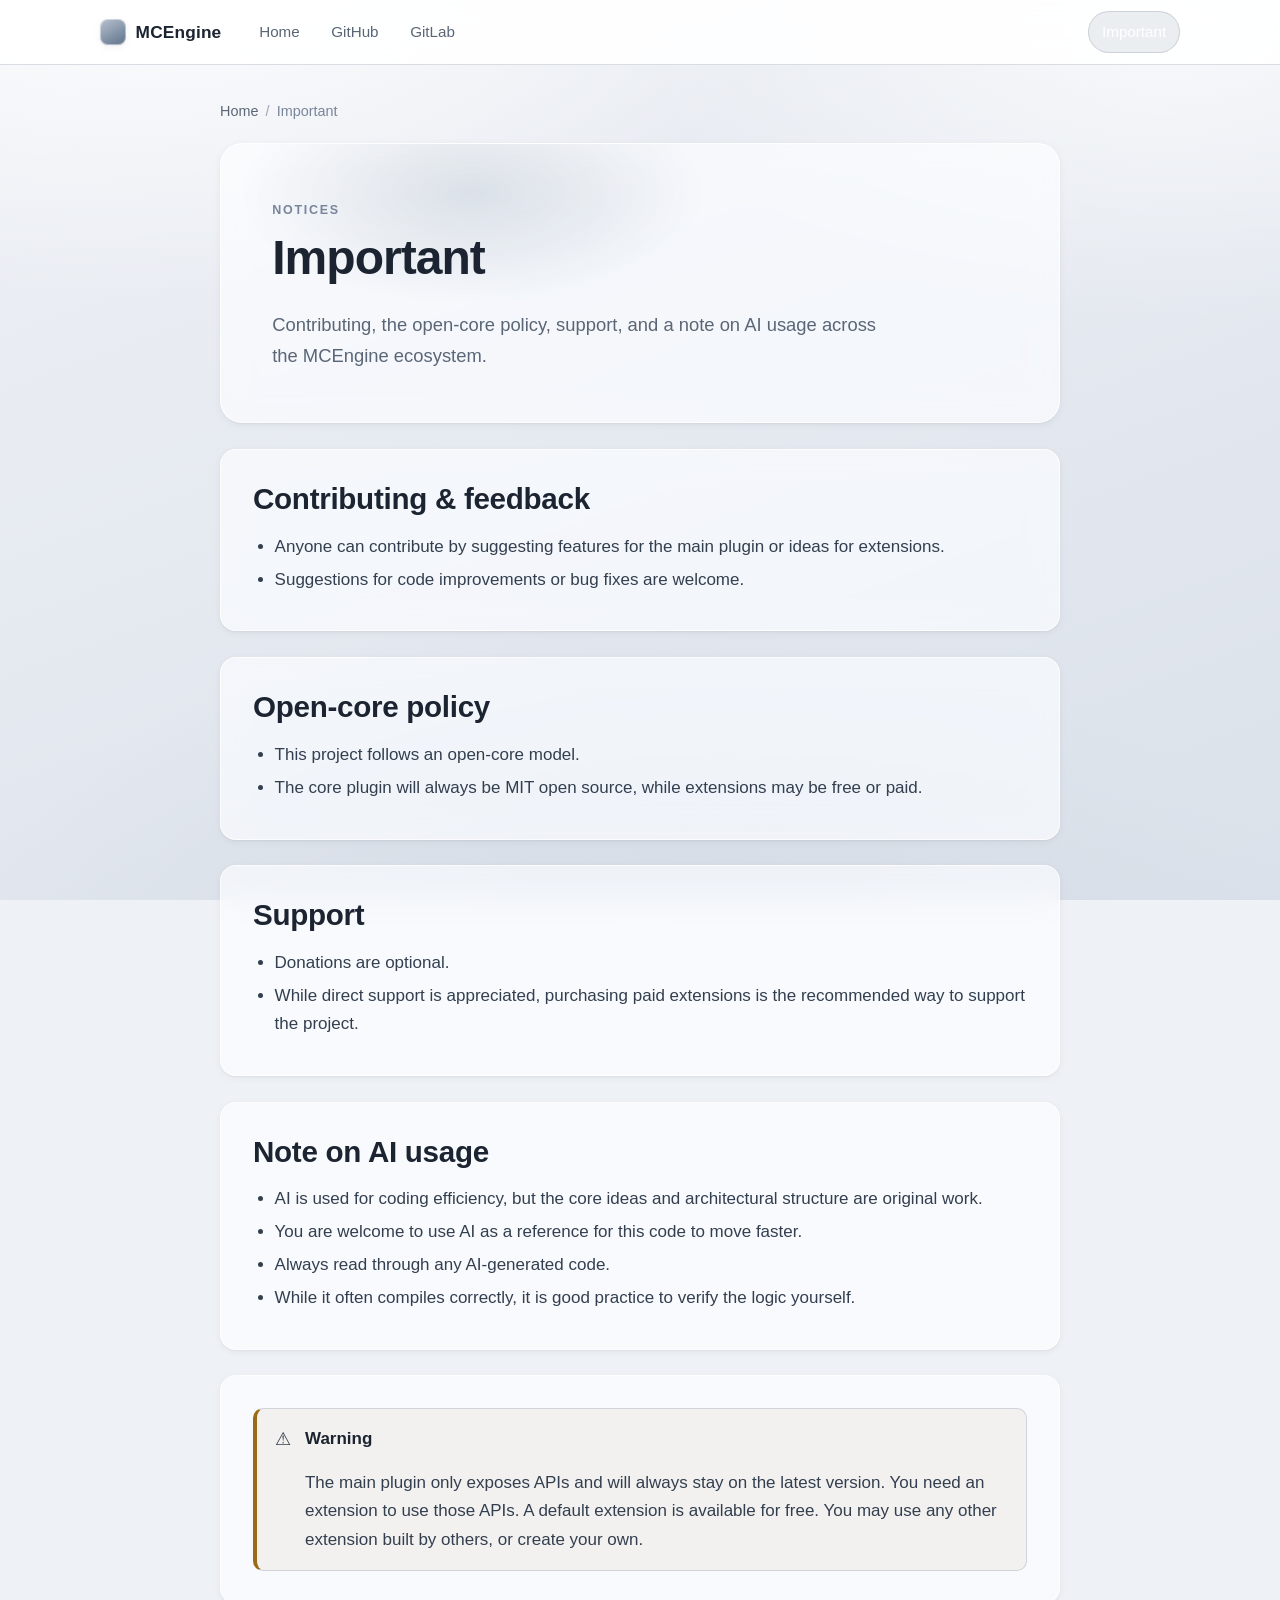
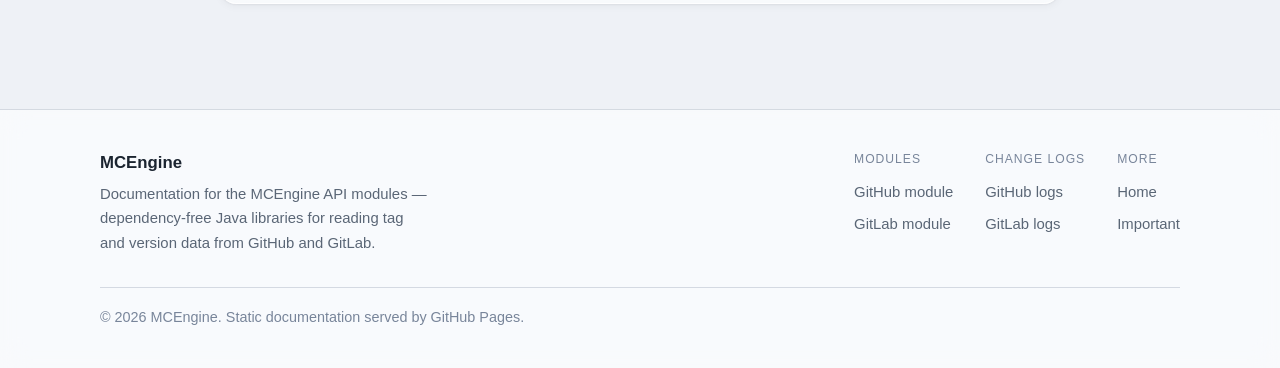
<file: docs/important/index.html>
<!DOCTYPE html>
<html lang="en">
<head>
  <meta charset="UTF-8">
  <meta name="viewport" content="width=device-width, initial-scale=1.0">
  <title>Important — MCEngine</title>
  <meta name="description" content="Contributing, open-core policy, support, and AI-usage notice for the MCEngine ecosystem.">
  <script>
    window.SITE_ROOT = "../";
    window.PAGE_SECTION = "important";
  </script>
  <link rel="stylesheet" href="../css/main.css">
  <link rel="stylesheet" href="../css/shared/layout.css">
  <link rel="stylesheet" href="../css/shared/components.css">
  <script src="../js/site.js" defer></script>
</head>
<body>
  <div id="site-header"></div>

  <main class="container narrow">
    <nav class="breadcrumbs" aria-label="Breadcrumb">
      <a href="../index.html">Home</a>
      <span class="sep" aria-hidden="true">/</span>
      <span aria-current="page">Important</span>
    </nav>

    <section class="hero">
      <span class="eyebrow">Notices</span>
      <h1>Important</h1>
      <p class="lead">Contributing, the open-core policy, support, and a note on
        AI usage across the MCEngine ecosystem.</p>
    </section>

    <section class="panel">
      <h2 class="section-title">Contributing &amp; feedback</h2>
      <ul>
        <li>Anyone can contribute by suggesting features for the main plugin or ideas for extensions.</li>
        <li>Suggestions for code improvements or bug fixes are welcome.</li>
      </ul>
    </section>

    <section class="panel">
      <h2 class="section-title">Open-core policy</h2>
      <ul>
        <li>This project follows an open-core model.</li>
        <li>The core plugin will always be MIT open source, while extensions may be free or paid.</li>
      </ul>
    </section>

    <section class="panel">
      <h2 class="section-title">Support</h2>
      <ul>
        <li>Donations are optional.</li>
        <li>While direct support is appreciated, purchasing paid extensions is the recommended way to support the project.</li>
      </ul>
    </section>

    <section class="panel">
      <h2 class="section-title">Note on AI usage</h2>
      <ul>
        <li>AI is used for coding efficiency, but the core ideas and architectural structure are original work.</li>
        <li>You are welcome to use AI as a reference for this code to move faster.</li>
        <li>Always read through any AI-generated code.</li>
        <li>While it often compiles correctly, it is good practice to verify the logic yourself.</li>
      </ul>
    </section>

    <section class="panel">
      <div class="callout callout--warn">
        <span class="callout__icon" aria-hidden="true">&#9888;</span>
        <div class="callout__body">
          <p><strong>Warning</strong></p>
          <p>The main plugin only exposes APIs and will always stay on the latest version.
            You need an extension to use those APIs. A default extension is available for
            free. You may use any other extension built by others, or create your own.</p>
        </div>
      </div>
    </section>
  </main>

  <div id="site-footer"></div>
</body>
</html>
</file>
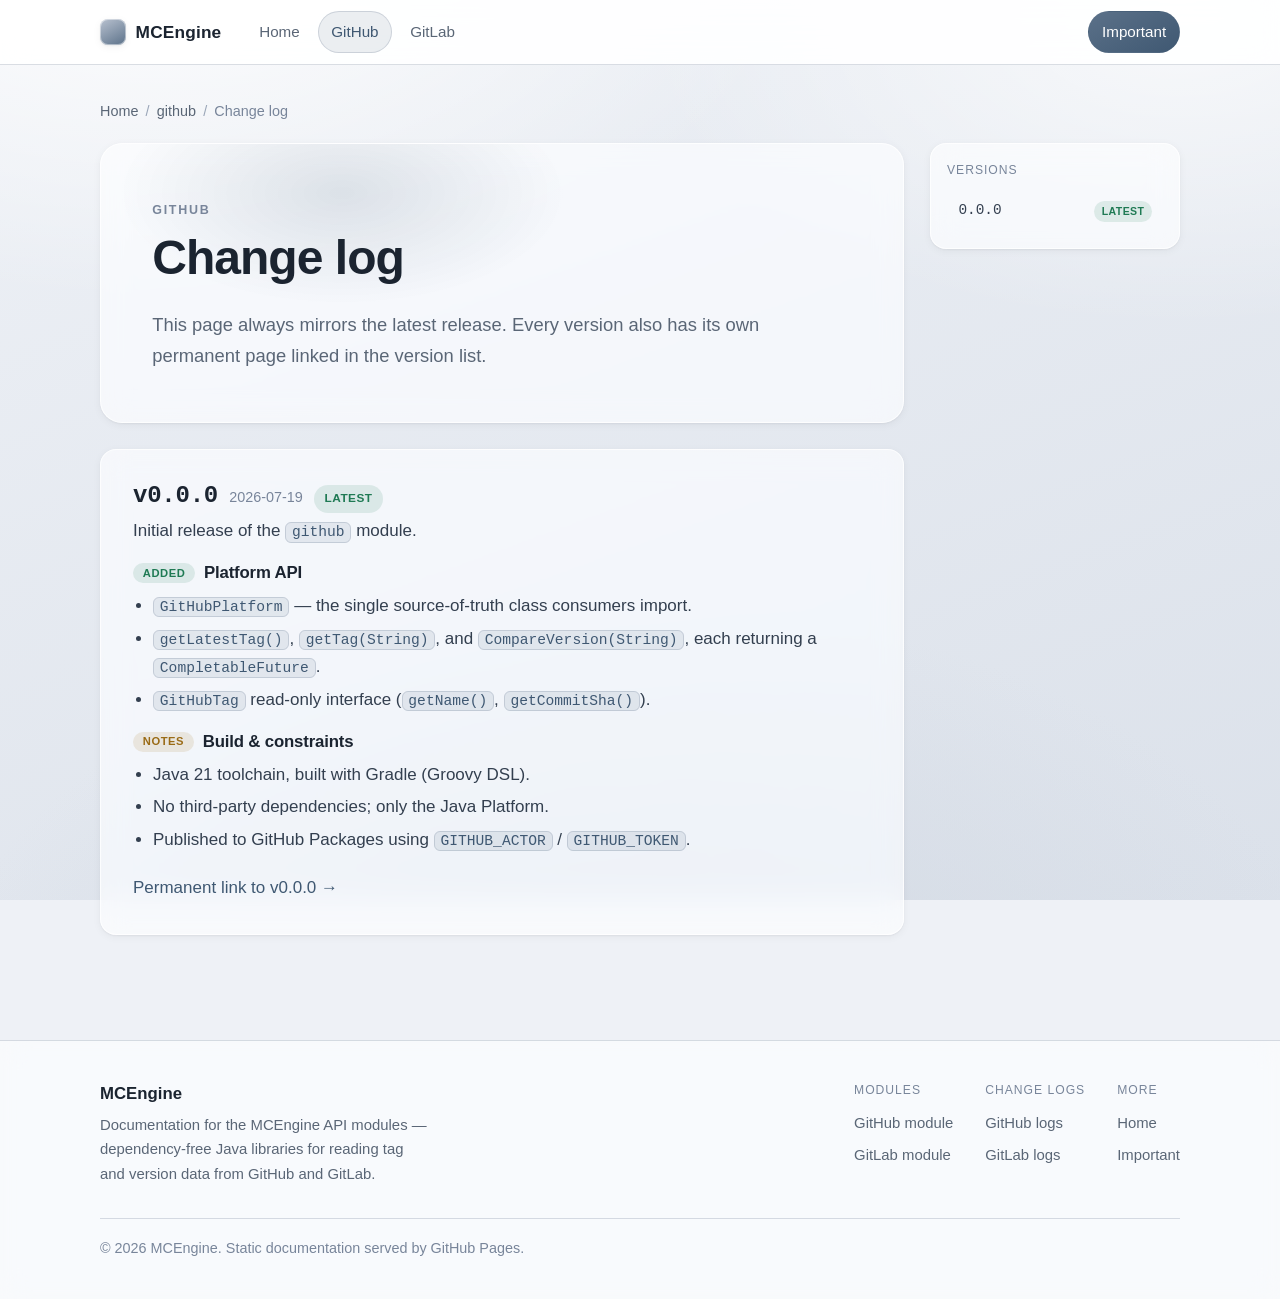
<file: docs/github/logs/index.html>
<!DOCTYPE html>
<html lang="en">
<head>
  <meta charset="UTF-8">
  <meta name="viewport" content="width=device-width, initial-scale=1.0">
  <title>github change log — MCEngine</title>
  <meta name="description" content="Change log for the MCEngine github module. This page mirrors the latest release; each version has its own permanent page.">
  <script>
    window.SITE_ROOT = "../../";
    window.PAGE_SECTION = "github";
  </script>
  <link rel="stylesheet" href="../../css/main.css">
  <link rel="stylesheet" href="../../css/shared/layout.css">
  <link rel="stylesheet" href="../../css/shared/components.css">
  <link rel="stylesheet" href="../../css/logs/logs.css">
  <script src="../../js/site.js" defer></script>
</head>
<body>
  <div id="site-header"></div>

  <main class="container">
    <nav class="breadcrumbs" aria-label="Breadcrumb">
      <a href="../../index.html">Home</a>
      <span class="sep" aria-hidden="true">/</span>
      <a href="../index.html">github</a>
      <span class="sep" aria-hidden="true">/</span>
      <span aria-current="page">Change log</span>
    </nav>

    <div class="logs-layout">
      <div class="logs-main">
        <section class="hero">
          <span class="eyebrow">github</span>
          <h1>Change log</h1>
          <p class="lead">This page always mirrors the latest release. Every version
            also has its own permanent page linked in the version list.</p>
        </section>

        <article class="log-entry panel">
          <div class="log-entry__head">
            <h2 class="log-entry__version">v0.0.0</h2>
            <span class="log-entry__date">2026-07-19</span>
            <span class="badge badge--ok">Latest</span>
          </div>
          <p>Initial release of the <code>github</code> module.</p>

          <div class="log-group">
            <h3><span class="log-tag log-tag--new">Added</span> Platform API</h3>
            <ul>
              <li><code>GitHubPlatform</code> — the single source-of-truth class consumers import.</li>
              <li><code>getLatestTag()</code>, <code>getTag(String)</code>, and
                <code>CompareVersion(String)</code>, each returning a <code>CompletableFuture</code>.</li>
              <li><code>GitHubTag</code> read-only interface (<code>getName()</code>, <code>getCommitSha()</code>).</li>
            </ul>
          </div>

          <div class="log-group">
            <h3><span class="log-tag log-tag--note">Notes</span> Build &amp; constraints</h3>
            <ul>
              <li>Java 21 toolchain, built with Gradle (Groovy DSL).</li>
              <li>No third-party dependencies; only the Java Platform.</li>
              <li>Published to GitHub Packages using <code>GITHUB_ACTOR</code> / <code>GITHUB_TOKEN</code>.</li>
            </ul>
          </div>

          <p style="margin-top:1.2rem"><a href="0/0/0/index.html">Permanent link to v0.0.0 &rarr;</a></p>
        </article>
      </div>

      <aside class="logs-nav panel" aria-label="Versions">
        <p class="logs-nav__title">Versions</p>
        <ul>
          <li><a href="0/0/0/index.html">0.0.0 <span class="logs-nav__pill">Latest</span></a></li>
        </ul>
      </aside>
    </div>
  </main>

  <div id="site-footer"></div>
</body>
</html>
</file>
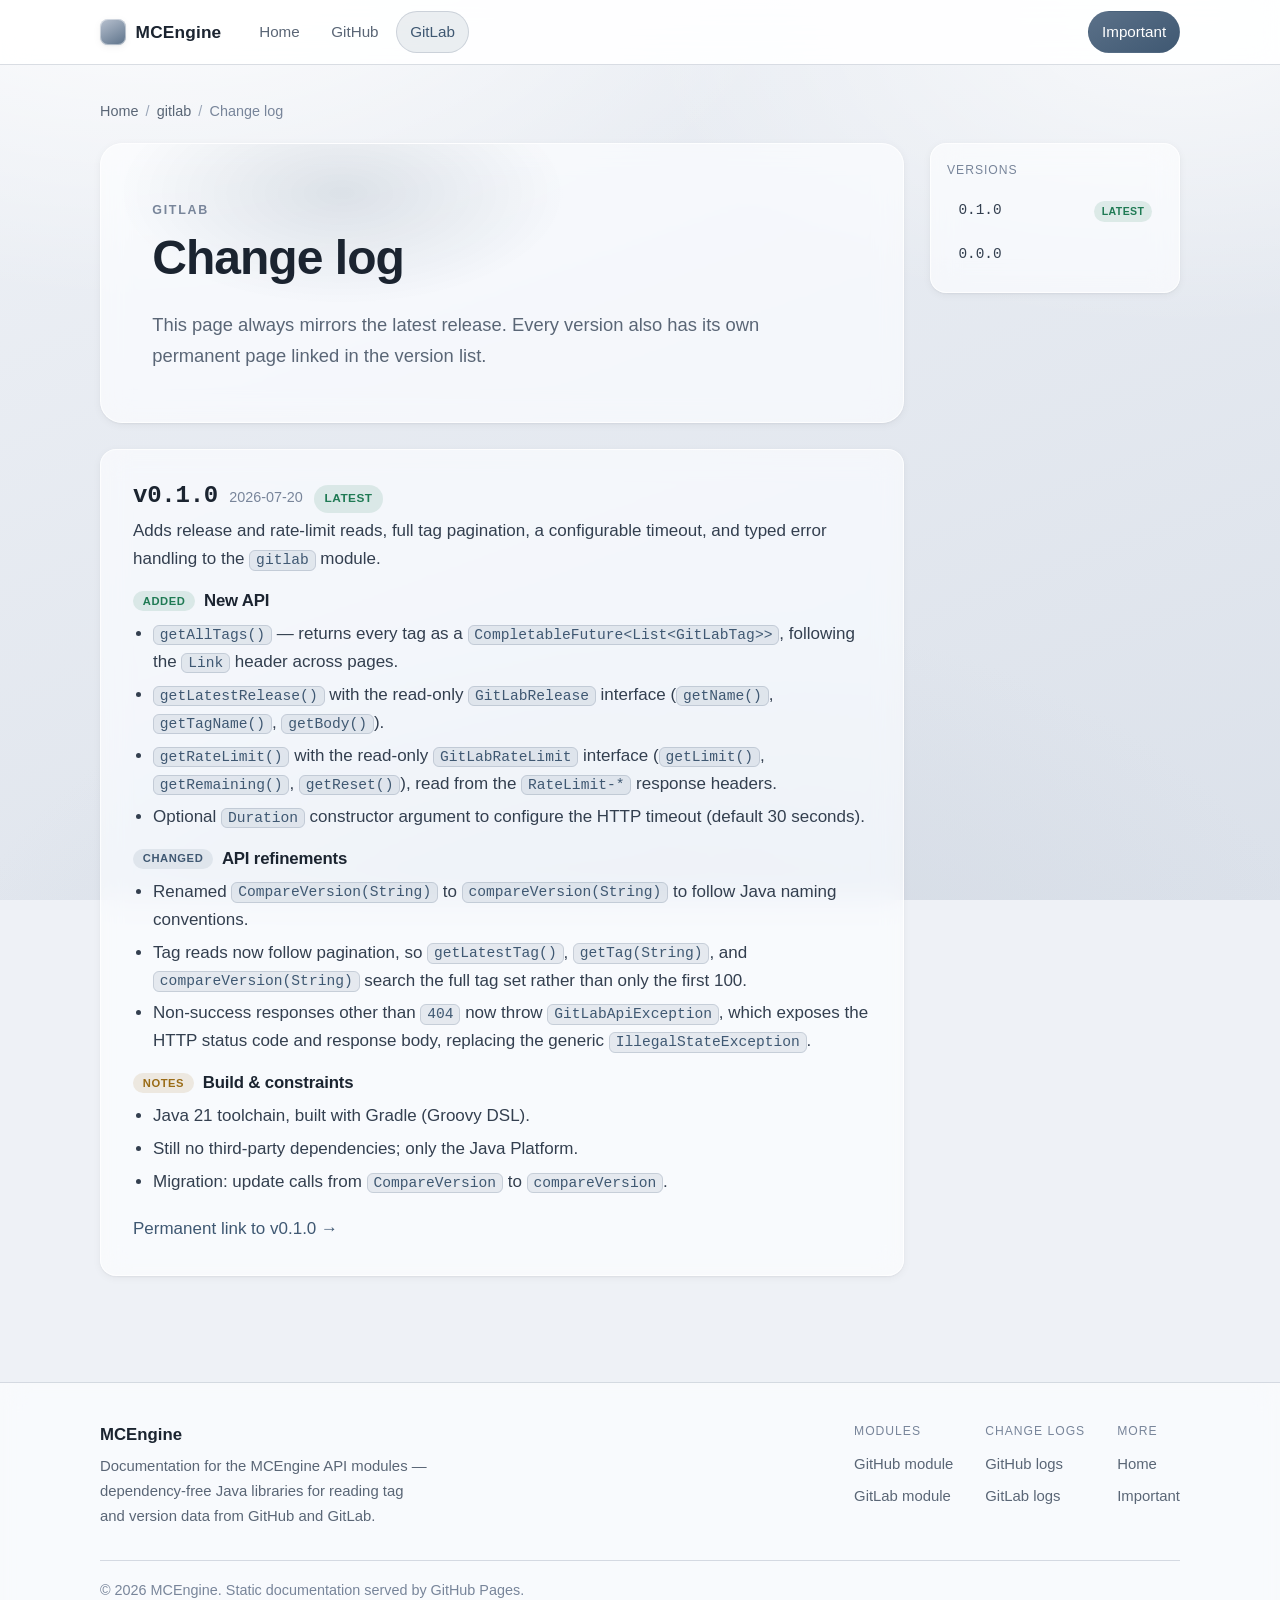
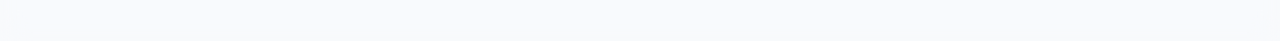
<file: docs/gitlab/logs/index.html>
<!DOCTYPE html>
<html lang="en">
<head>
  <meta charset="UTF-8">
  <meta name="viewport" content="width=device-width, initial-scale=1.0">
  <title>gitlab change log — MCEngine</title>
  <meta name="description" content="Change log for the MCEngine gitlab module. This page mirrors the latest release; each version has its own permanent page.">
  <script>
    window.SITE_ROOT = "../../";
    window.PAGE_SECTION = "gitlab";
  </script>
  <link rel="stylesheet" href="../../css/main.css">
  <link rel="stylesheet" href="../../css/shared/layout.css">
  <link rel="stylesheet" href="../../css/shared/components.css">
  <link rel="stylesheet" href="../../css/logs/logs.css">
  <script src="../../js/site.js" defer></script>
</head>
<body>
  <div id="site-header"></div>

  <main class="container">
    <nav class="breadcrumbs" aria-label="Breadcrumb">
      <a href="../../index.html">Home</a>
      <span class="sep" aria-hidden="true">/</span>
      <a href="../index.html">gitlab</a>
      <span class="sep" aria-hidden="true">/</span>
      <span aria-current="page">Change log</span>
    </nav>

    <div class="logs-layout">
      <div class="logs-main">
        <section class="hero">
          <span class="eyebrow">gitlab</span>
          <h1>Change log</h1>
          <p class="lead">This page always mirrors the latest release. Every version
            also has its own permanent page linked in the version list.</p>
        </section>

        <article class="log-entry panel">
          <div class="log-entry__head">
            <h2 class="log-entry__version">v0.1.0</h2>
            <span class="log-entry__date">2026-07-20</span>
            <span class="badge badge--ok">Latest</span>
          </div>
          <p>Adds release and rate-limit reads, full tag pagination, a configurable
            timeout, and typed error handling to the <code>gitlab</code> module.</p>

          <div class="log-group">
            <h3><span class="log-tag log-tag--new">Added</span> New API</h3>
            <ul>
              <li><code>getAllTags()</code> — returns every tag as a
                <code>CompletableFuture&lt;List&lt;GitLabTag&gt;&gt;</code>, following the
                <code>Link</code> header across pages.</li>
              <li><code>getLatestRelease()</code> with the read-only
                <code>GitLabRelease</code> interface (<code>getName()</code>,
                <code>getTagName()</code>, <code>getBody()</code>).</li>
              <li><code>getRateLimit()</code> with the read-only
                <code>GitLabRateLimit</code> interface (<code>getLimit()</code>,
                <code>getRemaining()</code>, <code>getReset()</code>), read from the
                <code>RateLimit-*</code> response headers.</li>
              <li>Optional <code>Duration</code> constructor argument to configure the
                HTTP timeout (default 30 seconds).</li>
            </ul>
          </div>

          <div class="log-group">
            <h3><span class="log-tag log-tag--improve">Changed</span> API refinements</h3>
            <ul>
              <li>Renamed <code>CompareVersion(String)</code> to
                <code>compareVersion(String)</code> to follow Java naming conventions.</li>
              <li>Tag reads now follow pagination, so <code>getLatestTag()</code>,
                <code>getTag(String)</code>, and <code>compareVersion(String)</code> search
                the full tag set rather than only the first 100.</li>
              <li>Non-success responses other than <code>404</code> now throw
                <code>GitLabApiException</code>, which exposes the HTTP status code and
                response body, replacing the generic <code>IllegalStateException</code>.</li>
            </ul>
          </div>

          <div class="log-group">
            <h3><span class="log-tag log-tag--note">Notes</span> Build &amp; constraints</h3>
            <ul>
              <li>Java 21 toolchain, built with Gradle (Groovy DSL).</li>
              <li>Still no third-party dependencies; only the Java Platform.</li>
              <li>Migration: update calls from <code>CompareVersion</code> to
                <code>compareVersion</code>.</li>
            </ul>
          </div>

          <p style="margin-top:1.2rem"><a href="0/1/0/index.html">Permanent link to v0.1.0 &rarr;</a></p>
        </article>
      </div>

      <aside class="logs-nav panel" aria-label="Versions">
        <p class="logs-nav__title">Versions</p>
        <ul>
          <li><a href="0/1/0/index.html">0.1.0 <span class="logs-nav__pill">Latest</span></a></li>
          <li><a href="0/0/0/index.html">0.0.0</a></li>
        </ul>
      </aside>
    </div>
  </main>

  <div id="site-footer"></div>
</body>
</html>
</file>
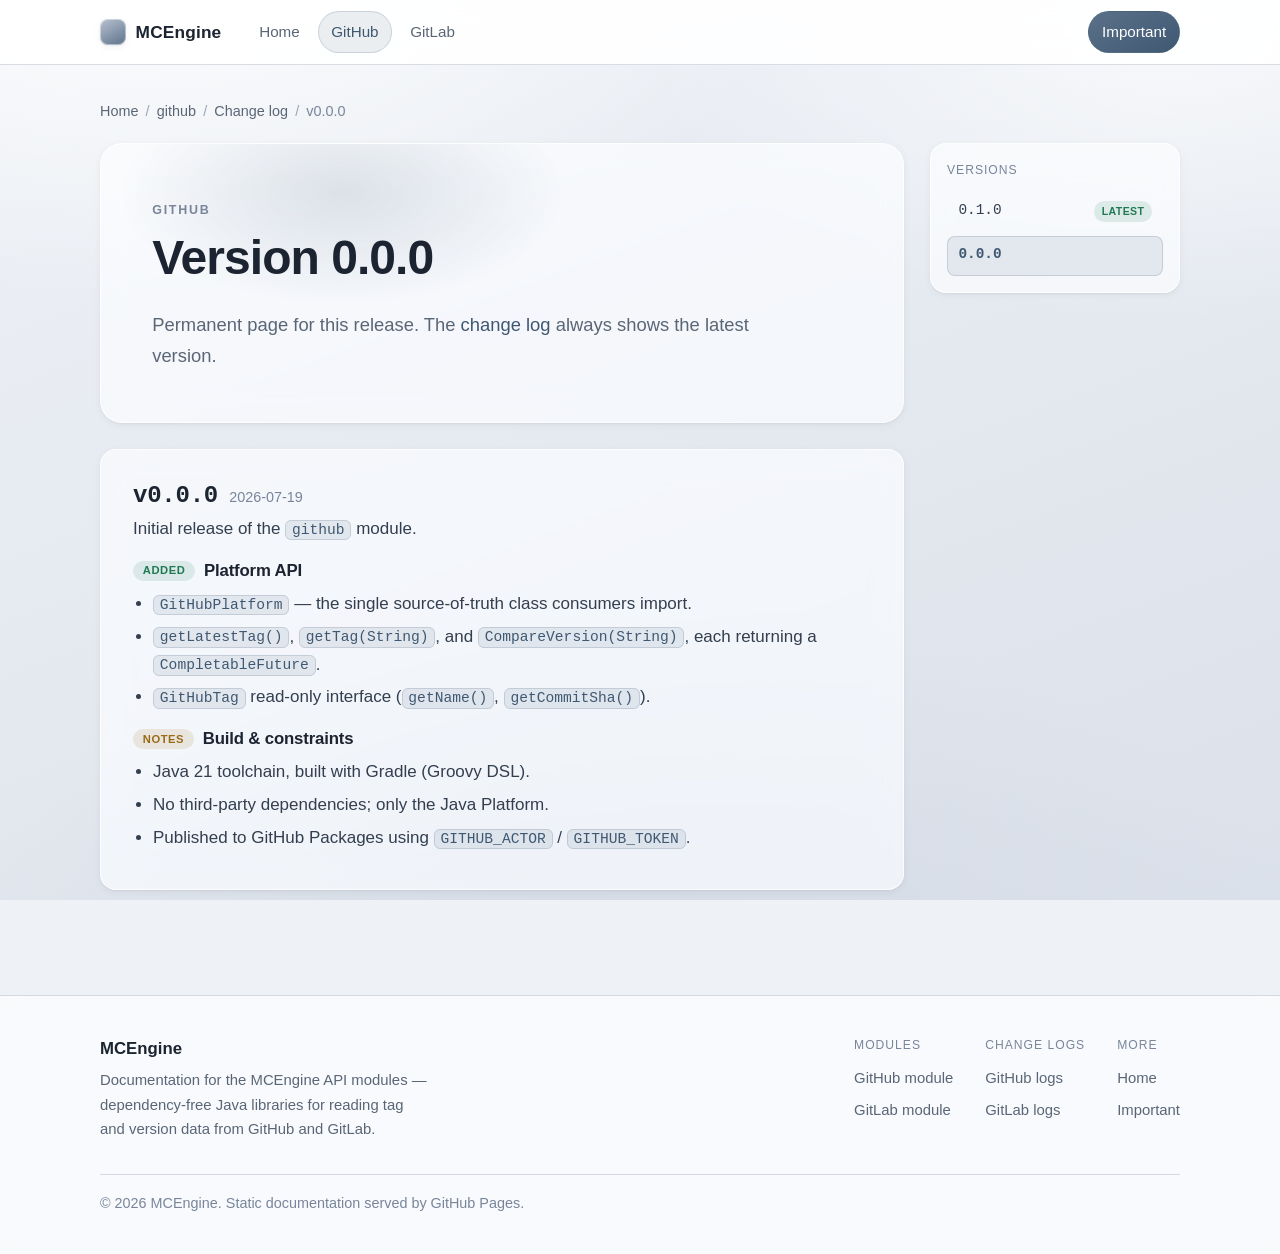
<file: docs/github/logs/0/0/0/index.html>
<!DOCTYPE html>
<html lang="en">
<head>
  <meta charset="UTF-8">
  <meta name="viewport" content="width=device-width, initial-scale=1.0">
  <title>github v0.0.0 — MCEngine</title>
  <meta name="description" content="Permanent change-log page for the MCEngine github module version 0.0.0.">
  <script>
    window.SITE_ROOT = "../../../../../";
    window.PAGE_SECTION = "github";
  </script>
  <link rel="stylesheet" href="../../../../../css/main.css">
  <link rel="stylesheet" href="../../../../../css/shared/layout.css">
  <link rel="stylesheet" href="../../../../../css/shared/components.css">
  <link rel="stylesheet" href="../../../../../css/logs/logs.css">
  <script src="../../../../../js/site.js" defer></script>
</head>
<body>
  <div id="site-header"></div>

  <main class="container">
    <nav class="breadcrumbs" aria-label="Breadcrumb">
      <a href="../../../../../index.html">Home</a>
      <span class="sep" aria-hidden="true">/</span>
      <a href="../../../../index.html">github</a>
      <span class="sep" aria-hidden="true">/</span>
      <a href="../../../index.html">Change log</a>
      <span class="sep" aria-hidden="true">/</span>
      <span aria-current="page">v0.0.0</span>
    </nav>

    <div class="logs-layout">
      <div class="logs-main">
        <section class="hero">
          <span class="eyebrow">github</span>
          <h1>Version 0.0.0</h1>
          <p class="lead">Permanent page for this release. The
            <a href="../../../index.html">change log</a> always shows the latest version.</p>
        </section>

        <article class="log-entry panel">
          <div class="log-entry__head">
            <h2 class="log-entry__version">v0.0.0</h2>
            <span class="log-entry__date">2026-07-19</span>
          </div>
          <p>Initial release of the <code>github</code> module.</p>

          <div class="log-group">
            <h3><span class="log-tag log-tag--new">Added</span> Platform API</h3>
            <ul>
              <li><code>GitHubPlatform</code> — the single source-of-truth class consumers import.</li>
              <li><code>getLatestTag()</code>, <code>getTag(String)</code>, and
                <code>CompareVersion(String)</code>, each returning a <code>CompletableFuture</code>.</li>
              <li><code>GitHubTag</code> read-only interface (<code>getName()</code>, <code>getCommitSha()</code>).</li>
            </ul>
          </div>

          <div class="log-group">
            <h3><span class="log-tag log-tag--note">Notes</span> Build &amp; constraints</h3>
            <ul>
              <li>Java 21 toolchain, built with Gradle (Groovy DSL).</li>
              <li>No third-party dependencies; only the Java Platform.</li>
              <li>Published to GitHub Packages using <code>GITHUB_ACTOR</code> / <code>GITHUB_TOKEN</code>.</li>
            </ul>
          </div>
        </article>
      </div>

      <aside class="logs-nav panel" aria-label="Versions">
        <p class="logs-nav__title">Versions</p>
        <ul>
          <li><a href="../../../0/1/0/index.html">0.1.0 <span class="logs-nav__pill">Latest</span></a></li>
          <li><a class="is-current" href="index.html">0.0.0</a></li>
        </ul>
      </aside>
    </div>
  </main>

  <div id="site-footer"></div>
</body>
</html>
</file>
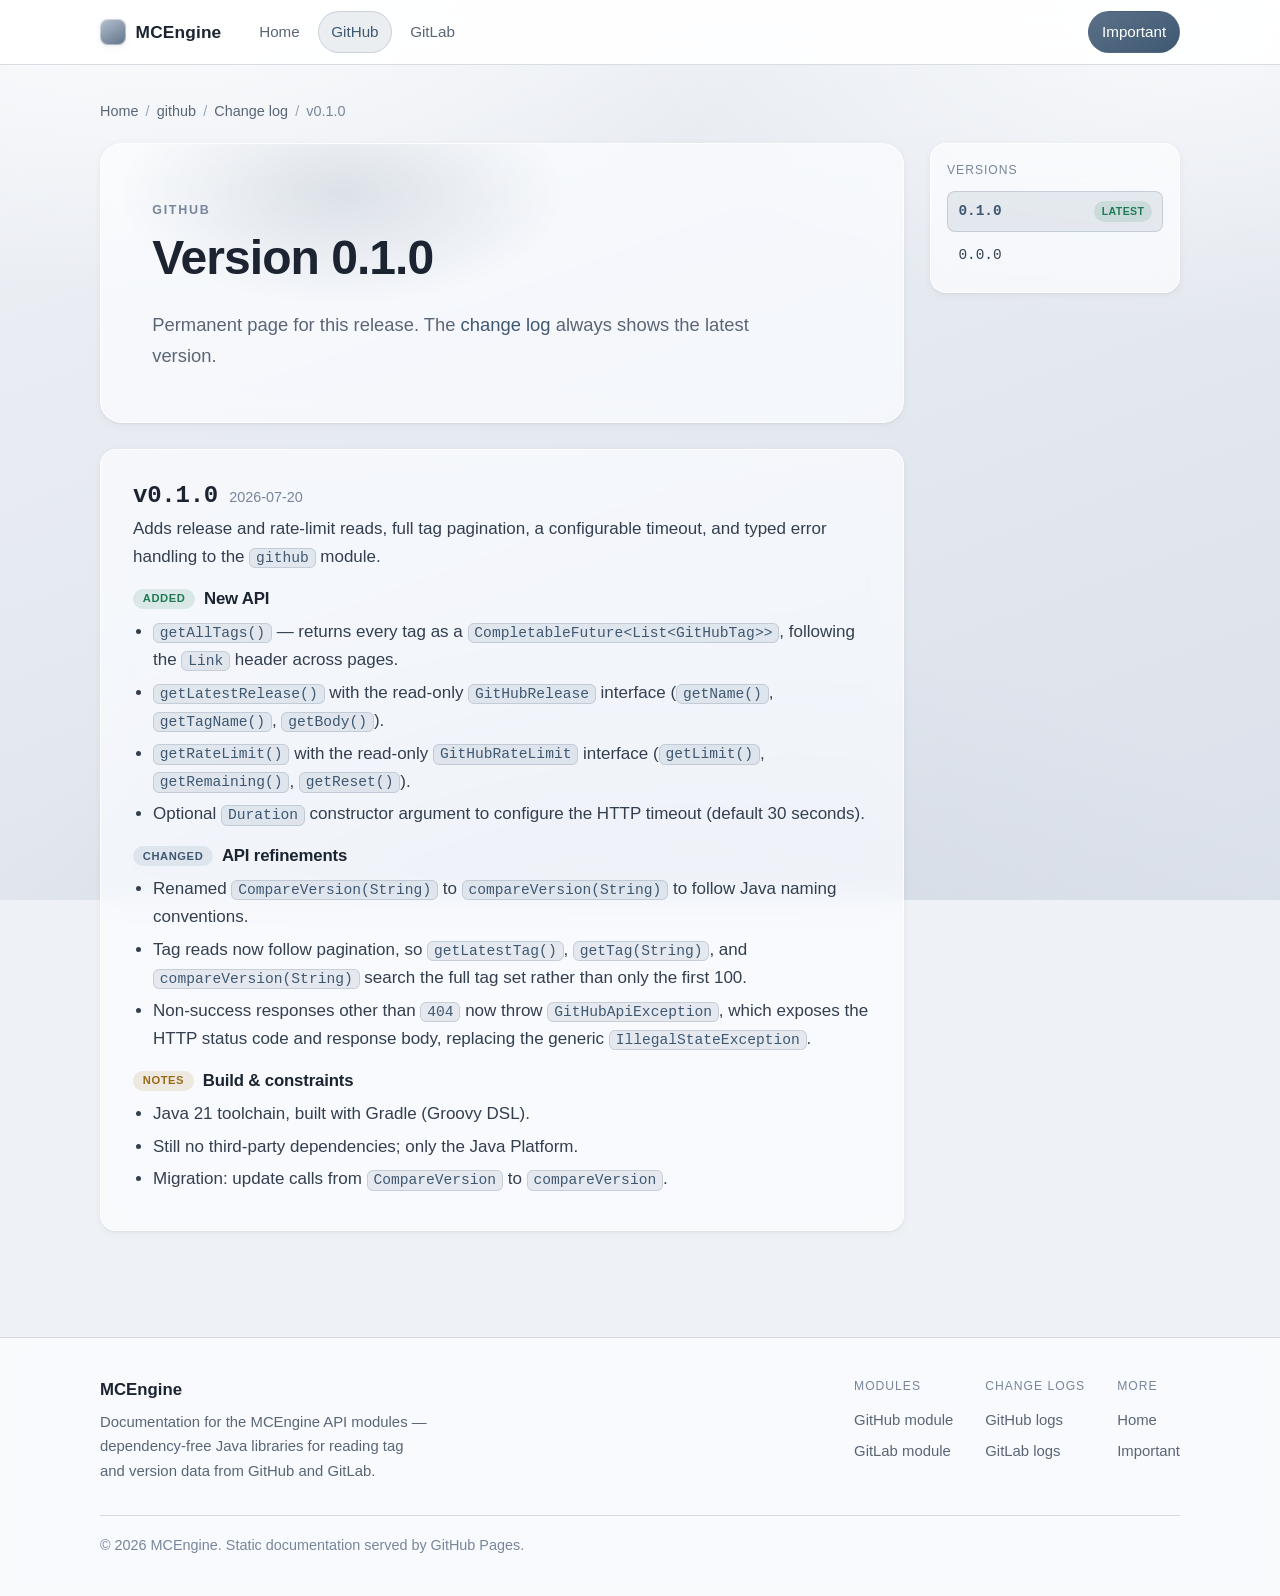
<file: docs/github/logs/0/1/0/index.html>
<!DOCTYPE html>
<html lang="en">
<head>
  <meta charset="UTF-8">
  <meta name="viewport" content="width=device-width, initial-scale=1.0">
  <title>github v0.1.0 — MCEngine</title>
  <meta name="description" content="Permanent change-log page for the MCEngine github module version 0.1.0.">
  <script>
    window.SITE_ROOT = "../../../../../";
    window.PAGE_SECTION = "github";
  </script>
  <link rel="stylesheet" href="../../../../../css/main.css">
  <link rel="stylesheet" href="../../../../../css/shared/layout.css">
  <link rel="stylesheet" href="../../../../../css/shared/components.css">
  <link rel="stylesheet" href="../../../../../css/logs/logs.css">
  <script src="../../../../../js/site.js" defer></script>
</head>
<body>
  <div id="site-header"></div>

  <main class="container">
    <nav class="breadcrumbs" aria-label="Breadcrumb">
      <a href="../../../../../index.html">Home</a>
      <span class="sep" aria-hidden="true">/</span>
      <a href="../../../../index.html">github</a>
      <span class="sep" aria-hidden="true">/</span>
      <a href="../../../index.html">Change log</a>
      <span class="sep" aria-hidden="true">/</span>
      <span aria-current="page">v0.1.0</span>
    </nav>

    <div class="logs-layout">
      <div class="logs-main">
        <section class="hero">
          <span class="eyebrow">github</span>
          <h1>Version 0.1.0</h1>
          <p class="lead">Permanent page for this release. The
            <a href="../../../index.html">change log</a> always shows the latest version.</p>
        </section>

        <article class="log-entry panel">
          <div class="log-entry__head">
            <h2 class="log-entry__version">v0.1.0</h2>
            <span class="log-entry__date">2026-07-20</span>
          </div>
          <p>Adds release and rate-limit reads, full tag pagination, a configurable
            timeout, and typed error handling to the <code>github</code> module.</p>

          <div class="log-group">
            <h3><span class="log-tag log-tag--new">Added</span> New API</h3>
            <ul>
              <li><code>getAllTags()</code> — returns every tag as a
                <code>CompletableFuture&lt;List&lt;GitHubTag&gt;&gt;</code>, following the
                <code>Link</code> header across pages.</li>
              <li><code>getLatestRelease()</code> with the read-only
                <code>GitHubRelease</code> interface (<code>getName()</code>,
                <code>getTagName()</code>, <code>getBody()</code>).</li>
              <li><code>getRateLimit()</code> with the read-only
                <code>GitHubRateLimit</code> interface (<code>getLimit()</code>,
                <code>getRemaining()</code>, <code>getReset()</code>).</li>
              <li>Optional <code>Duration</code> constructor argument to configure the
                HTTP timeout (default 30 seconds).</li>
            </ul>
          </div>

          <div class="log-group">
            <h3><span class="log-tag log-tag--improve">Changed</span> API refinements</h3>
            <ul>
              <li>Renamed <code>CompareVersion(String)</code> to
                <code>compareVersion(String)</code> to follow Java naming conventions.</li>
              <li>Tag reads now follow pagination, so <code>getLatestTag()</code>,
                <code>getTag(String)</code>, and <code>compareVersion(String)</code> search
                the full tag set rather than only the first 100.</li>
              <li>Non-success responses other than <code>404</code> now throw
                <code>GitHubApiException</code>, which exposes the HTTP status code and
                response body, replacing the generic <code>IllegalStateException</code>.</li>
            </ul>
          </div>

          <div class="log-group">
            <h3><span class="log-tag log-tag--note">Notes</span> Build &amp; constraints</h3>
            <ul>
              <li>Java 21 toolchain, built with Gradle (Groovy DSL).</li>
              <li>Still no third-party dependencies; only the Java Platform.</li>
              <li>Migration: update calls from <code>CompareVersion</code> to
                <code>compareVersion</code>.</li>
            </ul>
          </div>
        </article>
      </div>

      <aside class="logs-nav panel" aria-label="Versions">
        <p class="logs-nav__title">Versions</p>
        <ul>
          <li><a class="is-current" href="index.html">0.1.0 <span class="logs-nav__pill">Latest</span></a></li>
          <li><a href="../../../0/0/0/index.html">0.0.0</a></li>
        </ul>
      </aside>
    </div>
  </main>

  <div id="site-footer"></div>
</body>
</html>
</file>
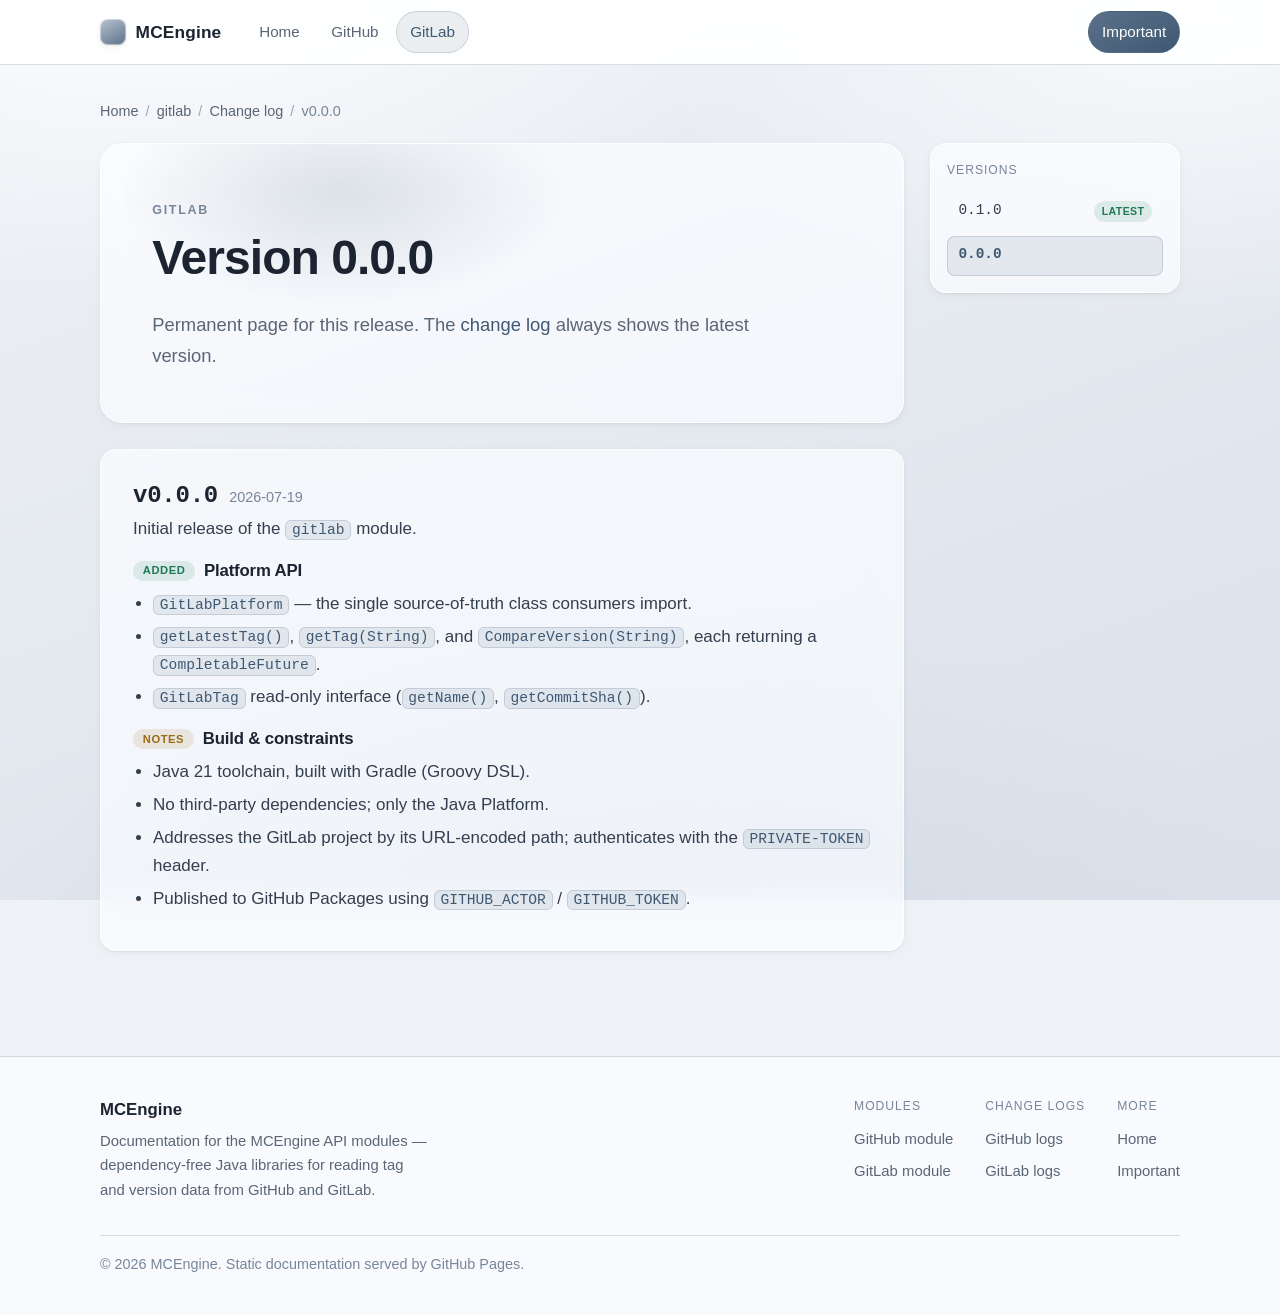
<file: docs/gitlab/logs/0/0/0/index.html>
<!DOCTYPE html>
<html lang="en">
<head>
  <meta charset="UTF-8">
  <meta name="viewport" content="width=device-width, initial-scale=1.0">
  <title>gitlab v0.0.0 — MCEngine</title>
  <meta name="description" content="Permanent change-log page for the MCEngine gitlab module version 0.0.0.">
  <script>
    window.SITE_ROOT = "../../../../../";
    window.PAGE_SECTION = "gitlab";
  </script>
  <link rel="stylesheet" href="../../../../../css/main.css">
  <link rel="stylesheet" href="../../../../../css/shared/layout.css">
  <link rel="stylesheet" href="../../../../../css/shared/components.css">
  <link rel="stylesheet" href="../../../../../css/logs/logs.css">
  <script src="../../../../../js/site.js" defer></script>
</head>
<body>
  <div id="site-header"></div>

  <main class="container">
    <nav class="breadcrumbs" aria-label="Breadcrumb">
      <a href="../../../../../index.html">Home</a>
      <span class="sep" aria-hidden="true">/</span>
      <a href="../../../../index.html">gitlab</a>
      <span class="sep" aria-hidden="true">/</span>
      <a href="../../../index.html">Change log</a>
      <span class="sep" aria-hidden="true">/</span>
      <span aria-current="page">v0.0.0</span>
    </nav>

    <div class="logs-layout">
      <div class="logs-main">
        <section class="hero">
          <span class="eyebrow">gitlab</span>
          <h1>Version 0.0.0</h1>
          <p class="lead">Permanent page for this release. The
            <a href="../../../index.html">change log</a> always shows the latest version.</p>
        </section>

        <article class="log-entry panel">
          <div class="log-entry__head">
            <h2 class="log-entry__version">v0.0.0</h2>
            <span class="log-entry__date">2026-07-19</span>
          </div>
          <p>Initial release of the <code>gitlab</code> module.</p>

          <div class="log-group">
            <h3><span class="log-tag log-tag--new">Added</span> Platform API</h3>
            <ul>
              <li><code>GitLabPlatform</code> — the single source-of-truth class consumers import.</li>
              <li><code>getLatestTag()</code>, <code>getTag(String)</code>, and
                <code>CompareVersion(String)</code>, each returning a <code>CompletableFuture</code>.</li>
              <li><code>GitLabTag</code> read-only interface (<code>getName()</code>, <code>getCommitSha()</code>).</li>
            </ul>
          </div>

          <div class="log-group">
            <h3><span class="log-tag log-tag--note">Notes</span> Build &amp; constraints</h3>
            <ul>
              <li>Java 21 toolchain, built with Gradle (Groovy DSL).</li>
              <li>No third-party dependencies; only the Java Platform.</li>
              <li>Addresses the GitLab project by its URL-encoded path; authenticates with the <code>PRIVATE-TOKEN</code> header.</li>
              <li>Published to GitHub Packages using <code>GITHUB_ACTOR</code> / <code>GITHUB_TOKEN</code>.</li>
            </ul>
          </div>
        </article>
      </div>

      <aside class="logs-nav panel" aria-label="Versions">
        <p class="logs-nav__title">Versions</p>
        <ul>
          <li><a href="../../../0/1/0/index.html">0.1.0 <span class="logs-nav__pill">Latest</span></a></li>
          <li><a class="is-current" href="index.html">0.0.0</a></li>
        </ul>
      </aside>
    </div>
  </main>

  <div id="site-footer"></div>
</body>
</html>
</file>
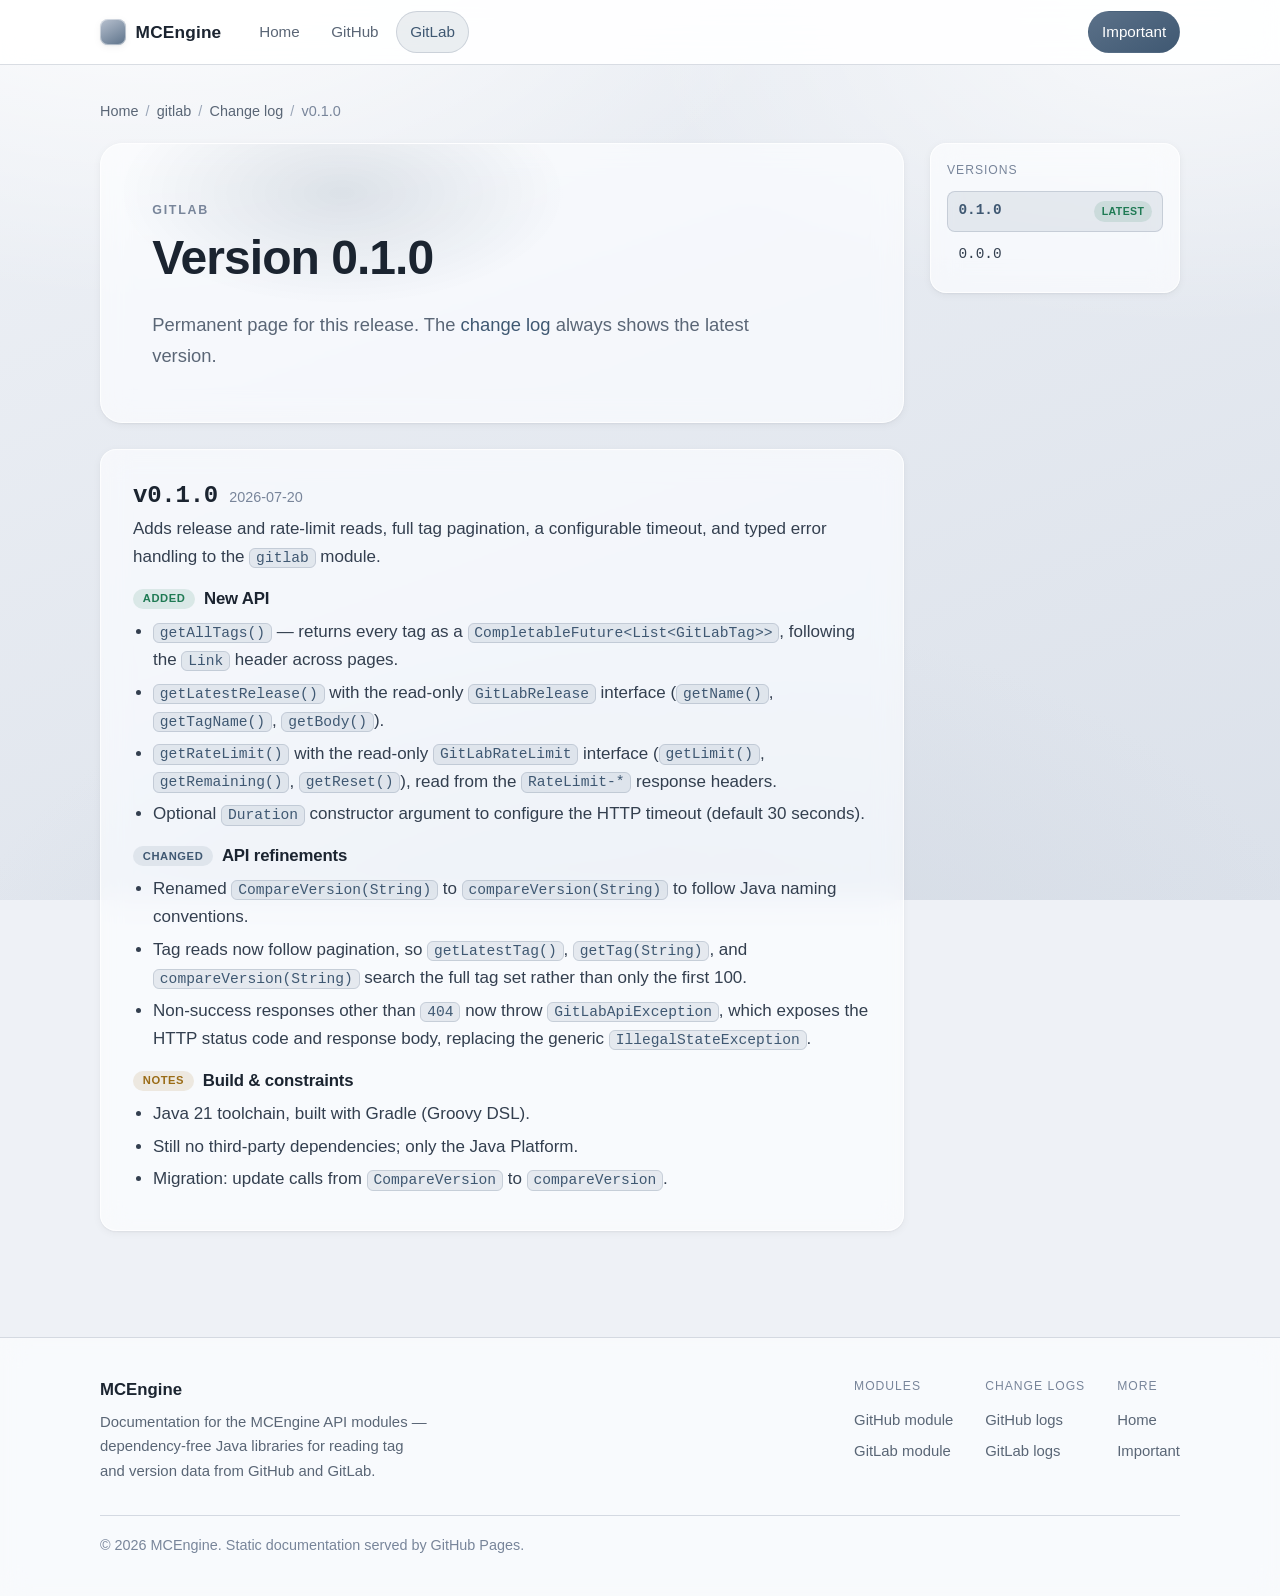
<file: docs/gitlab/logs/0/1/0/index.html>
<!DOCTYPE html>
<html lang="en">
<head>
  <meta charset="UTF-8">
  <meta name="viewport" content="width=device-width, initial-scale=1.0">
  <title>gitlab v0.1.0 — MCEngine</title>
  <meta name="description" content="Permanent change-log page for the MCEngine gitlab module version 0.1.0.">
  <script>
    window.SITE_ROOT = "../../../../../";
    window.PAGE_SECTION = "gitlab";
  </script>
  <link rel="stylesheet" href="../../../../../css/main.css">
  <link rel="stylesheet" href="../../../../../css/shared/layout.css">
  <link rel="stylesheet" href="../../../../../css/shared/components.css">
  <link rel="stylesheet" href="../../../../../css/logs/logs.css">
  <script src="../../../../../js/site.js" defer></script>
</head>
<body>
  <div id="site-header"></div>

  <main class="container">
    <nav class="breadcrumbs" aria-label="Breadcrumb">
      <a href="../../../../../index.html">Home</a>
      <span class="sep" aria-hidden="true">/</span>
      <a href="../../../../index.html">gitlab</a>
      <span class="sep" aria-hidden="true">/</span>
      <a href="../../../index.html">Change log</a>
      <span class="sep" aria-hidden="true">/</span>
      <span aria-current="page">v0.1.0</span>
    </nav>

    <div class="logs-layout">
      <div class="logs-main">
        <section class="hero">
          <span class="eyebrow">gitlab</span>
          <h1>Version 0.1.0</h1>
          <p class="lead">Permanent page for this release. The
            <a href="../../../index.html">change log</a> always shows the latest version.</p>
        </section>

        <article class="log-entry panel">
          <div class="log-entry__head">
            <h2 class="log-entry__version">v0.1.0</h2>
            <span class="log-entry__date">2026-07-20</span>
          </div>
          <p>Adds release and rate-limit reads, full tag pagination, a configurable
            timeout, and typed error handling to the <code>gitlab</code> module.</p>

          <div class="log-group">
            <h3><span class="log-tag log-tag--new">Added</span> New API</h3>
            <ul>
              <li><code>getAllTags()</code> — returns every tag as a
                <code>CompletableFuture&lt;List&lt;GitLabTag&gt;&gt;</code>, following the
                <code>Link</code> header across pages.</li>
              <li><code>getLatestRelease()</code> with the read-only
                <code>GitLabRelease</code> interface (<code>getName()</code>,
                <code>getTagName()</code>, <code>getBody()</code>).</li>
              <li><code>getRateLimit()</code> with the read-only
                <code>GitLabRateLimit</code> interface (<code>getLimit()</code>,
                <code>getRemaining()</code>, <code>getReset()</code>), read from the
                <code>RateLimit-*</code> response headers.</li>
              <li>Optional <code>Duration</code> constructor argument to configure the
                HTTP timeout (default 30 seconds).</li>
            </ul>
          </div>

          <div class="log-group">
            <h3><span class="log-tag log-tag--improve">Changed</span> API refinements</h3>
            <ul>
              <li>Renamed <code>CompareVersion(String)</code> to
                <code>compareVersion(String)</code> to follow Java naming conventions.</li>
              <li>Tag reads now follow pagination, so <code>getLatestTag()</code>,
                <code>getTag(String)</code>, and <code>compareVersion(String)</code> search
                the full tag set rather than only the first 100.</li>
              <li>Non-success responses other than <code>404</code> now throw
                <code>GitLabApiException</code>, which exposes the HTTP status code and
                response body, replacing the generic <code>IllegalStateException</code>.</li>
            </ul>
          </div>

          <div class="log-group">
            <h3><span class="log-tag log-tag--note">Notes</span> Build &amp; constraints</h3>
            <ul>
              <li>Java 21 toolchain, built with Gradle (Groovy DSL).</li>
              <li>Still no third-party dependencies; only the Java Platform.</li>
              <li>Migration: update calls from <code>CompareVersion</code> to
                <code>compareVersion</code>.</li>
            </ul>
          </div>
        </article>
      </div>

      <aside class="logs-nav panel" aria-label="Versions">
        <p class="logs-nav__title">Versions</p>
        <ul>
          <li><a class="is-current" href="index.html">0.1.0 <span class="logs-nav__pill">Latest</span></a></li>
          <li><a href="../../../0/0/0/index.html">0.0.0</a></li>
        </ul>
      </aside>
    </div>
  </main>

  <div id="site-footer"></div>
</body>
</html>
</file>
<file: docs/css/main.css>
/* ==========================================================================
   Silver Glass — root tokens + base element styles.
   Source of truth for the visual language is DESIGN.md. Rebrand by editing
   tokens here only; components inherit automatically.
   ========================================================================== */

:root {
  /* Palette — white & silver */
  --white: #ffffff;
  --silver-050: #f6f8fb;
  --silver-100: #eef1f6;
  --silver-200: #e2e7ee;
  --silver-300: #d2d9e3;
  --silver-400: #b9c2d0;
  --silver-500: #9aa6b8;
  --silver-600: #78859a;

  /* Ink — text */
  --ink-900: #1b2430;
  --ink-700: #333f4f;
  --ink-500: #5a6676;
  --ink-400: #78859a;

  /* Accent & intent */
  --accent: #5b7189;
  --accent-strong: #3f5872;
  --accent-soft: rgba(91, 113, 137, .12);
  --sponsor: #d6336c;
  --sponsor-soft: rgba(214, 51, 108, .10);

  --ok: #1f7a54;
  --warn: #9a6b16;
  --danger: var(--sponsor);

  /* Transparent glass surfaces */
  --glass: rgba(255, 255, 255, .62);
  --glass-strong: rgba(255, 255, 255, .90);
  --glass-faint: rgba(255, 255, 255, .40);
  --glass-border: rgba(255, 255, 255, .75);
  --hairline: rgba(120, 133, 154, .28);
  --surface-solid: rgba(255, 255, 255, .98);
  --blur: saturate(160%) blur(14px);

  /* Shadows */
  --shadow-sm: 0 1px 2px rgba(27, 36, 48, .06), 0 2px 8px rgba(27, 36, 48, .05);
  --shadow-md: 0 6px 22px rgba(27, 36, 48, .10);
  --shadow-lg: 0 18px 48px rgba(27, 36, 48, .16);

  /* Geometry */
  --radius-sm: 10px;
  --radius: 16px;
  --radius-lg: 22px;
  --maxw: 1120px;
  --header-h: 64px;

  /* Type */
  --font: -apple-system, BlinkMacSystemFont, "Segoe UI", Roboto, "Helvetica Neue",
    Arial, "Noto Sans", sans-serif;
  --mono: ui-monospace, SFMono-Regular, "SF Mono", "JetBrains Mono", Menlo,
    Consolas, "Liberation Mono", monospace;
}

/* ---- Reset ---- */
*,
*::before,
*::after {
  box-sizing: border-box;
}

html {
  scroll-behavior: smooth;
}

body {
  margin: 0;
  min-height: 100vh;
  font-family: var(--font);
  font-size: 17px;
  line-height: 1.65;
  color: var(--ink-700);
  -webkit-font-smoothing: antialiased;
  text-rendering: optimizeLegibility;

  /* Fixed, layered silver gradient backdrop */
  background-color: var(--silver-100);
  background-image:
    radial-gradient(1100px 620px at 12% -8%, rgba(255, 255, 255, .95), rgba(255, 255, 255, 0) 60%),
    radial-gradient(980px 560px at 92% 2%, rgba(255, 255, 255, .70), rgba(255, 255, 255, 0) 55%),
    radial-gradient(1200px 760px at 50% 118%, var(--silver-300), rgba(210, 217, 227, 0) 60%),
    linear-gradient(160deg, var(--silver-100) 0%, #dbe1ea 100%);
  background-attachment: fixed;
  background-repeat: no-repeat;
}

img {
  max-width: 100%;
  height: auto;
}

/* ---- Headings & text ---- */
h1,
h2,
h3,
h4 {
  color: var(--ink-900);
  line-height: 1.18;
  letter-spacing: -0.01em;
  margin: 0 0 .5em;
}

h1 {
  font-size: clamp(2rem, 4.6vw, 3rem);
  letter-spacing: -0.02em;
}

h2 {
  font-size: clamp(1.4rem, 2.6vw, 1.85rem);
}

h3 {
  font-size: 1.2rem;
}

p {
  margin: 0 0 1rem;
}

a {
  color: var(--accent-strong);
  text-decoration: none;
}

a:hover {
  text-decoration: underline;
}

strong {
  color: var(--ink-900);
}

hr {
  border: 0;
  border-top: 1px solid var(--hairline);
  margin: 2rem 0;
}

ul,
ol {
  margin: 0 0 1rem;
  padding-left: 1.35rem;
}

li {
  margin: .3rem 0;
}

/* ---- Inline & block code (base; refined in components.css) ---- */
code {
  font-family: var(--mono);
  font-size: .88em;
}

/* ---- Visible focus for keyboard users ---- */
:focus-visible {
  outline: 2px solid var(--accent-strong);
  outline-offset: 2px;
  border-radius: 4px;
}

/* Respect reduced-motion preferences. */
@media (prefers-reduced-motion: reduce) {
  * {
    animation-duration: .001ms !important;
    animation-iteration-count: 1 !important;
    transition-duration: .001ms !important;
    scroll-behavior: auto !important;
  }
}
</file>
<file: docs/css/shared/layout.css>
/* ==========================================================================
   Silver Glass — shared layout: header/nav, footer, breadcrumbs, container.
   ========================================================================== */

/* ---- Container ---- */
.container {
  width: 100%;
  max-width: var(--maxw);
  margin-inline: auto;
  padding-inline: 20px;
}

.container.narrow {
  max-width: 880px;
}

main {
  display: block;
  padding-block: 2.2rem 1rem;
}

/* ---- Header ---- */
.site-header {
  position: sticky;
  top: 0;
  z-index: 40;
  background: var(--glass-strong);
  -webkit-backdrop-filter: var(--blur);
  backdrop-filter: var(--blur);
  border-bottom: 1px solid var(--hairline);
}

.nav {
  position: relative;
  width: 100%;
  max-width: var(--maxw);
  margin-inline: auto;
  padding-inline: 20px;
  height: var(--header-h);
  display: flex;
  align-items: center;
  gap: 1rem;
}

.nav__brand {
  display: inline-flex;
  align-items: center;
  gap: .6rem;
  font-weight: 700;
  font-size: 1.08rem;
  color: var(--ink-900);
  letter-spacing: .01em;
}

.nav__brand:hover {
  text-decoration: none;
}

.nav__brand-mark {
  width: 26px;
  height: 26px;
  border-radius: 8px;
  background: linear-gradient(150deg, var(--silver-400), var(--accent));
  box-shadow: inset 0 0 0 1px rgba(255, 255, 255, .45), var(--shadow-sm);
}

/* ---- Nav links ---- */
.nav__links {
  display: flex;
  align-items: center;
  gap: .25rem;
  margin-left: .5rem;
  flex: 1 1 auto;
}

.nav__spacer {
  flex: 1 1 auto;
}

.nav__link {
  display: inline-flex;
  align-items: center;
  gap: .4rem;
  padding: .45rem .8rem;
  border-radius: 999px;
  color: var(--ink-500);
  font-weight: 500;
  font-size: .95rem;
  border: 1px solid transparent;
  transition: color .15s ease, background-color .15s ease, border-color .15s ease;
  white-space: nowrap;
}

.nav__link:hover {
  color: var(--ink-900);
  background: var(--glass-faint);
  text-decoration: none;
}

.nav__link.is-active {
  color: var(--accent-strong);
  background: var(--accent-soft);
  border-color: var(--hairline);
}

.nav__cta {
  color: var(--white);
  background: linear-gradient(150deg, var(--accent), var(--accent-strong));
  border-color: transparent;
}

.nav__cta:hover {
  color: var(--white);
  background: linear-gradient(150deg, var(--accent-strong), var(--accent-strong));
  box-shadow: var(--shadow-sm);
}

.nav__cta.is-active {
  color: var(--white);
}

/* ---- Optional dropdown (portable; opens on hover / focus-within) ---- */
.nav__dd {
  position: relative;
}

.nav__dd__menu {
  position: absolute;
  top: calc(100% + 6px);
  left: 0;
  min-width: 190px;
  display: none;
  flex-direction: column;
  gap: .1rem;
  padding: .35rem;
  /* Content-covering overlay: opaque, no blur (see DESIGN.md §3). */
  background: var(--surface-solid);
  border: 1px solid var(--hairline);
  border-radius: var(--radius-sm);
  box-shadow: var(--shadow-md);
  z-index: 45;
}

.nav__dd:hover .nav__dd__menu,
.nav__dd:focus-within .nav__dd__menu {
  display: flex;
}

/* ---- Mobile menu toggle ---- */
.nav__toggle {
  display: none;
  margin-left: auto;
  width: 42px;
  height: 42px;
  padding: 0;
  align-items: center;
  justify-content: center;
  background: var(--glass-faint);
  border: 1px solid var(--hairline);
  border-radius: 10px;
  color: var(--ink-900);
  cursor: pointer;
}

.nav__toggle:hover {
  background: var(--glass);
}

.nav__toggle svg {
  width: 20px;
  height: 20px;
}

@media (max-width: 900px) {
  .nav__toggle {
    display: inline-flex;
  }

  .nav__links {
    display: none;
    position: absolute;
    top: var(--header-h);
    left: 0;
    right: 0;
    margin: 0;
    flex-direction: column;
    align-items: stretch;
    gap: .1rem;
    padding: .6rem;
    /* Content-covering overlay: opaque, no blur (see DESIGN.md §3). */
    background: var(--surface-solid);
    -webkit-backdrop-filter: none;
    backdrop-filter: none;
    border-bottom: 1px solid var(--hairline);
    box-shadow: var(--shadow-md);
  }

  .nav__links.is-open {
    display: flex;
  }

  .nav__spacer {
    display: none;
  }

  .nav__link {
    justify-content: flex-start;
  }

  .nav__dd__menu {
    position: static;
    display: flex;
    padding: 0 0 0 .8rem;
    border: 0;
    box-shadow: none;
    background: transparent;
    min-width: 0;
  }
}

/* ---- Breadcrumbs ---- */
.breadcrumbs {
  display: flex;
  flex-wrap: wrap;
  align-items: center;
  gap: .45rem;
  font-size: .9rem;
  color: var(--ink-400);
  margin-bottom: 1.2rem;
}

.breadcrumbs a {
  color: var(--ink-500);
}

.breadcrumbs .sep {
  color: var(--silver-500);
}

/* ---- Footer ---- */
.site-footer {
  margin-top: 4rem;
  border-top: 1px solid var(--hairline);
  background: var(--glass);
  -webkit-backdrop-filter: var(--blur);
  backdrop-filter: var(--blur);
}

.site-footer__inner {
  display: flex;
  flex-wrap: wrap;
  gap: 2rem;
  padding-block: 2.4rem;
}

.site-footer__brand {
  flex: 1 1 260px;
  min-width: 220px;
}

.site-footer__title {
  font-weight: 700;
  color: var(--ink-900);
  font-size: 1.05rem;
  margin-bottom: .35rem;
}

.site-footer__tag {
  color: var(--ink-500);
  font-size: .93rem;
  margin: 0;
  max-width: 40ch;
}

.site-footer__col {
  display: flex;
  flex-direction: column;
  gap: .45rem;
}

.site-footer__col a {
  color: var(--ink-500);
  font-size: .93rem;
}

.site-footer__col a:hover {
  color: var(--accent-strong);
}

.site-footer__heading {
  font-size: .76rem;
  text-transform: uppercase;
  letter-spacing: .08em;
  color: var(--ink-400);
  margin-bottom: .25rem;
}

.site-footer__bottom {
  flex-basis: 100%;
  border-top: 1px solid var(--hairline);
  padding-top: 1.1rem;
  color: var(--ink-400);
  font-size: .9rem;
}
</file>
<file: docs/css/shared/components.css>
/* ==========================================================================
   Silver Glass — shared components. Compose these before writing new CSS.
   Glass recipe (DESIGN.md §3): translucent fill, hairline highlight border,
   soft shadow, rounded corners.
   ========================================================================== */

/* ---- Eyebrow & lead ---- */
.eyebrow {
  display: inline-block;
  font-size: .78rem;
  font-weight: 700;
  letter-spacing: .14em;
  text-transform: uppercase;
  color: var(--ink-400);
}

.lead {
  font-size: 1.15rem;
  color: var(--ink-500);
  max-width: 62ch;
}

/* ---- Glass surface shared by hero / panel / card ---- */
.hero,
.panel,
.section,
.card {
  background: var(--glass);
  -webkit-backdrop-filter: var(--blur);
  backdrop-filter: var(--blur);
  border: 1px solid var(--glass-border);
  box-shadow: var(--shadow-sm);
  border-radius: var(--radius);
}

/* ---- Hero ---- */
.hero {
  position: relative;
  overflow: hidden;
  border-radius: var(--radius-lg);
  padding: clamp(1.8rem, 4vw, 3.2rem);
  margin-bottom: 1.6rem;
}

.hero::before {
  content: "";
  position: absolute;
  inset: -40% 30% auto -10%;
  height: 320px;
  background: radial-gradient(closest-side, rgba(91, 113, 137, .18), rgba(91, 113, 137, 0) 70%);
  pointer-events: none;
}

.hero > * {
  position: relative;
}

.hero h1 {
  margin-top: .4rem;
}

.hero .lead {
  margin-bottom: 0;
}

/* ---- Panel / section ---- */
.panel,
.section {
  padding: clamp(1.3rem, 2.6vw, 2rem);
  margin-bottom: 1.6rem;
}

.panel > :last-child,
.section > :last-child,
.hero > :last-child,
.card > :last-child {
  margin-bottom: 0;
}

/* ---- Card grid ---- */
.card-grid {
  display: grid;
  grid-template-columns: repeat(auto-fill, minmax(248px, 1fr));
  gap: 1.1rem;
}

.card {
  display: block;
  padding: 1.35rem;
  color: inherit;
}

a.card {
  transition: transform .18s ease, box-shadow .18s ease, border-color .18s ease;
}

a.card:hover {
  transform: translateY(-4px);
  box-shadow: var(--shadow-lg);
  text-decoration: none;
  border-color: var(--white);
}

.card__icon {
  display: inline-flex;
  align-items: center;
  justify-content: center;
  width: 44px;
  height: 44px;
  border-radius: 12px;
  background: var(--accent-soft);
  color: var(--accent-strong);
  margin-bottom: .85rem;
  font-size: 1.35rem;
}

.card__icon svg {
  width: 24px;
  height: 24px;
}

.card__title {
  font-weight: 700;
  color: var(--ink-900);
  font-size: 1.12rem;
  margin: 0 0 .35rem;
}

.card__desc {
  color: var(--ink-500);
  font-size: .95rem;
  margin: 0;
}

.card__more {
  display: inline-block;
  margin-top: 1rem;
  font-weight: 600;
  font-size: .92rem;
  color: var(--accent-strong);
}

a.card:hover .card__more {
  text-decoration: underline;
}

/* ---- Feature list ---- */
.feature-list {
  list-style: none;
  margin: 0;
  padding: 0;
  display: grid;
  gap: .7rem;
}

.feature-list li {
  margin: 0;
  padding: .9rem 1.1rem;
  background: var(--glass-faint);
  border: 1px solid var(--hairline);
  border-radius: var(--radius-sm);
  color: var(--ink-700);
}

.feature-list li strong {
  display: block;
}

/* ---- Accordion (native <details>) ---- */
.accordion {
  display: grid;
  gap: .7rem;
}

details.acc {
  background: var(--glass);
  border: 1px solid var(--glass-border);
  border-radius: var(--radius-sm);
  box-shadow: var(--shadow-sm);
  overflow: hidden;
}

details.acc > summary {
  list-style: none;
  cursor: pointer;
  padding: .95rem 1.15rem;
  font-weight: 600;
  color: var(--ink-900);
  display: flex;
  align-items: center;
  justify-content: space-between;
  gap: 1rem;
}

details.acc > summary::-webkit-details-marker {
  display: none;
}

details.acc > summary::after {
  content: "+";
  font-weight: 400;
  font-size: 1.3rem;
  line-height: 1;
  color: var(--accent);
  transition: transform .15s ease;
}

details.acc[open] > summary::after {
  content: "\2013"; /* en dash */
}

.acc__body {
  padding: 0 1.15rem 1.1rem;
  color: var(--ink-700);
}

.acc__body > :last-child {
  margin-bottom: 0;
}

/* ---- Code ---- */
pre {
  margin: 0 0 1rem;
  padding: 1.05rem 1.2rem;
  background: #1c2431;
  color: #e7edf5;
  border-radius: var(--radius-sm);
  overflow-x: auto;
  font-family: var(--mono);
  font-size: .88rem;
  line-height: 1.6;
  box-shadow: var(--shadow-sm);
}

pre code {
  font-size: inherit;
  color: inherit;
  background: none;
  padding: 0;
  border: 0;
  white-space: pre;
}

:not(pre) > code {
  font-family: var(--mono);
  font-size: .86em;
  color: var(--accent-strong);
  background: var(--accent-soft);
  border: 1px solid var(--hairline);
  border-radius: 6px;
  padding: .08em .4em;
  word-break: break-word;
}

.code-label {
  display: block;
  font-size: .78rem;
  font-weight: 600;
  letter-spacing: .04em;
  text-transform: uppercase;
  color: var(--ink-400);
  margin: 0 0 .4rem;
}

/* ---- Tables ---- */
.table-wrap {
  overflow-x: auto;
  border: 1px solid var(--hairline);
  border-radius: var(--radius-sm);
  box-shadow: var(--shadow-sm);
  margin: 0 0 1rem;
  background: var(--glass);
}

.table-wrap table {
  width: 100%;
  border-collapse: collapse;
  min-width: 460px;
}

.table-wrap th,
.table-wrap td {
  text-align: left;
  padding: .7rem .9rem;
  border-bottom: 1px solid var(--hairline);
  vertical-align: top;
  font-size: .95rem;
}

.table-wrap thead th {
  background: var(--glass-faint);
  color: var(--ink-900);
  font-size: .8rem;
  text-transform: uppercase;
  letter-spacing: .05em;
}

.table-wrap tbody tr:last-child td {
  border-bottom: 0;
}

/* ---- Badges & chips ---- */
.badge {
  display: inline-flex;
  align-items: center;
  gap: .35rem;
  font-size: .74rem;
  font-weight: 700;
  letter-spacing: .04em;
  text-transform: uppercase;
  padding: .2rem .6rem;
  border-radius: 999px;
  border: 1px solid var(--hairline);
  color: var(--ink-500);
  background: var(--glass-faint);
}

.badge--accent {
  color: var(--accent-strong);
  background: var(--accent-soft);
  border-color: transparent;
}

.badge--ok {
  color: var(--ok);
  background: rgba(31, 122, 84, .12);
  border-color: transparent;
}

.badge--warn {
  color: var(--warn);
  background: rgba(154, 107, 22, .12);
  border-color: transparent;
}

.chip-row {
  display: flex;
  flex-wrap: wrap;
  gap: .5rem;
}

.chip {
  display: inline-flex;
  align-items: center;
  gap: .35rem;
  font-size: .85rem;
  font-weight: 500;
  padding: .3rem .7rem;
  border-radius: 999px;
  border: 1px solid var(--hairline);
  background: var(--glass-faint);
  color: var(--ink-700);
}

/* ---- Buttons ---- */
.btn-row {
  display: flex;
  flex-wrap: wrap;
  gap: .7rem;
}

.btn {
  display: inline-flex;
  align-items: center;
  gap: .5rem;
  padding: .6rem 1.2rem;
  border-radius: 999px;
  font-weight: 600;
  font-size: .95rem;
  cursor: pointer;
  border: 1px solid var(--hairline);
  background: var(--glass-strong);
  color: var(--ink-900);
  transition: transform .15s ease, box-shadow .15s ease;
}

.btn:hover {
  transform: translateY(-1px);
  box-shadow: var(--shadow-md);
  text-decoration: none;
}

.btn--primary {
  color: var(--white);
  border-color: transparent;
  background: linear-gradient(150deg, var(--accent), var(--accent-strong));
}

.btn--primary:hover {
  color: var(--white);
}

.btn--sponsor {
  color: var(--white);
  border-color: transparent;
  background: linear-gradient(150deg, #e35c8a, var(--sponsor));
}

.btn--sponsor:hover {
  color: var(--white);
}

/* ---- Callouts ---- */
.callout {
  display: flex;
  gap: .85rem;
  padding: 1rem 1.15rem;
  border-radius: var(--radius-sm);
  border: 1px solid var(--hairline);
  border-left-width: 4px;
  background: var(--glass);
  margin: 0 0 1rem;
}

.callout__icon {
  flex: 0 0 auto;
  font-size: 1.15rem;
  line-height: 1.5;
}

.callout__body {
  color: var(--ink-700);
}

.callout__body > :last-child {
  margin-bottom: 0;
}

.callout--info {
  border-left-color: var(--accent);
}

.callout--warn {
  border-left-color: var(--warn);
  background: rgba(154, 107, 22, .06);
}

.callout--danger {
  border-left-color: var(--danger);
  background: var(--sponsor-soft);
}

/* ---- Definition list ---- */
.deflist {
  display: grid;
  gap: 0;
  border: 1px solid var(--hairline);
  border-radius: var(--radius-sm);
  overflow: hidden;
  background: var(--glass);
}

.deflist__row {
  display: grid;
  grid-template-columns: minmax(140px, 220px) 1fr;
  gap: 1rem;
  padding: .8rem 1rem;
  border-bottom: 1px solid var(--hairline);
}

.deflist__row:last-child {
  border-bottom: 0;
}

.deflist__term {
  font-weight: 600;
  color: var(--ink-900);
  font-family: var(--mono);
  font-size: .9rem;
}

@media (max-width: 560px) {
  .deflist__row {
    grid-template-columns: 1fr;
    gap: .25rem;
  }
}

/* ---- Utility spacing ---- */
.stack > * + * {
  margin-top: 1.1rem;
}

.section-title {
  margin-bottom: 1rem;
}
</file>
<file: docs/css/home/home.css>
/* ==========================================================================
   Home page — section-specific layout only.
   ========================================================================== */

.home-section {
  margin-top: 2.4rem;
}

.home-section__head {
  margin-bottom: 1.1rem;
}

/* Small meta row under a module card title. */
.module-meta {
  display: flex;
  flex-wrap: wrap;
  gap: .4rem;
  margin: .6rem 0 0;
}
</file>
<file: docs/css/repo/repo.css>
/* ==========================================================================
   Repository (module) page — section-specific layout only.
   ========================================================================== */

.repo-hero__meta {
  display: flex;
  flex-wrap: wrap;
  gap: .5rem;
  margin-top: 1rem;
}

/* A method signature line rendered in the method reference. */
.sig {
  font-family: var(--mono);
  font-size: .92rem;
  color: var(--accent-strong);
  background: var(--accent-soft);
  border: 1px solid var(--hairline);
  border-radius: 8px;
  padding: .35rem .6rem;
  display: inline-block;
  margin-bottom: .4rem;
  word-break: break-word;
}

.method + .method {
  margin-top: 1.4rem;
  padding-top: 1.4rem;
  border-top: 1px solid var(--hairline);
}

.method__desc {
  color: var(--ink-700);
  margin: 0;
}
</file>
<file: docs/css/logs/logs.css>
/* ==========================================================================
   Change logs — section-specific layout: content column + version nav.
   ========================================================================== */

.logs-layout {
  display: grid;
  grid-template-columns: 1fr 250px;
  gap: 1.6rem;
  align-items: start;
}

.logs-main {
  min-width: 0;
}

/* ---- Version navigation ---- */
.logs-nav {
  position: sticky;
  top: calc(var(--header-h) + 1rem);
  padding: 1rem;
}

.logs-nav__title {
  font-size: .76rem;
  text-transform: uppercase;
  letter-spacing: .08em;
  color: var(--ink-400);
  margin: 0 0 .7rem;
}

.logs-nav ul {
  list-style: none;
  margin: 0;
  padding: 0;
  display: grid;
  gap: .25rem;
}

.logs-nav li {
  margin: 0;
}

.logs-nav a {
  display: flex;
  align-items: center;
  justify-content: space-between;
  gap: .5rem;
  padding: .45rem .65rem;
  border-radius: 8px;
  color: var(--ink-700);
  font-family: var(--mono);
  font-size: .9rem;
  border: 1px solid transparent;
}

.logs-nav a:hover {
  background: var(--glass-faint);
  text-decoration: none;
}

.logs-nav a.is-current {
  color: var(--accent-strong);
  background: var(--accent-soft);
  border-color: var(--hairline);
  font-weight: 600;
}

.logs-nav__pill {
  font-family: var(--font);
  font-size: .66rem;
  font-weight: 700;
  letter-spacing: .04em;
  text-transform: uppercase;
  color: var(--ok);
  background: rgba(31, 122, 84, .12);
  border-radius: 999px;
  padding: .1rem .45rem;
}

/* ---- Log entry ---- */
.log-entry + .log-entry {
  margin-top: 1.4rem;
}

.log-entry__head {
  display: flex;
  flex-wrap: wrap;
  align-items: baseline;
  gap: .7rem;
  margin-bottom: .3rem;
}

.log-entry__version {
  font-family: var(--mono);
  font-size: 1.5rem;
  font-weight: 700;
  color: var(--ink-900);
  margin: 0;
}

.log-entry__date {
  color: var(--ink-400);
  font-size: .9rem;
}

.log-group {
  margin-top: 1.1rem;
}

.log-group h3 {
  display: flex;
  align-items: center;
  gap: .55rem;
  font-size: 1.05rem;
  margin-bottom: .55rem;
}

.log-group ul {
  margin: 0;
  padding-left: 1.25rem;
}

/* ---- Change tags ---- */
.log-tag {
  display: inline-flex;
  align-items: center;
  font-size: .7rem;
  font-weight: 700;
  letter-spacing: .05em;
  text-transform: uppercase;
  padding: .16rem .55rem;
  border-radius: 999px;
  border: 1px solid transparent;
}

.log-tag--new {
  color: var(--ok);
  background: rgba(31, 122, 84, .12);
}

.log-tag--improve {
  color: var(--accent-strong);
  background: var(--accent-soft);
}

.log-tag--note {
  color: var(--warn);
  background: rgba(154, 107, 22, .12);
}

@media (max-width: 820px) {
  .logs-layout {
    grid-template-columns: 1fr;
  }

  .logs-nav {
    position: static;
    order: -1;
  }
}
</file>
